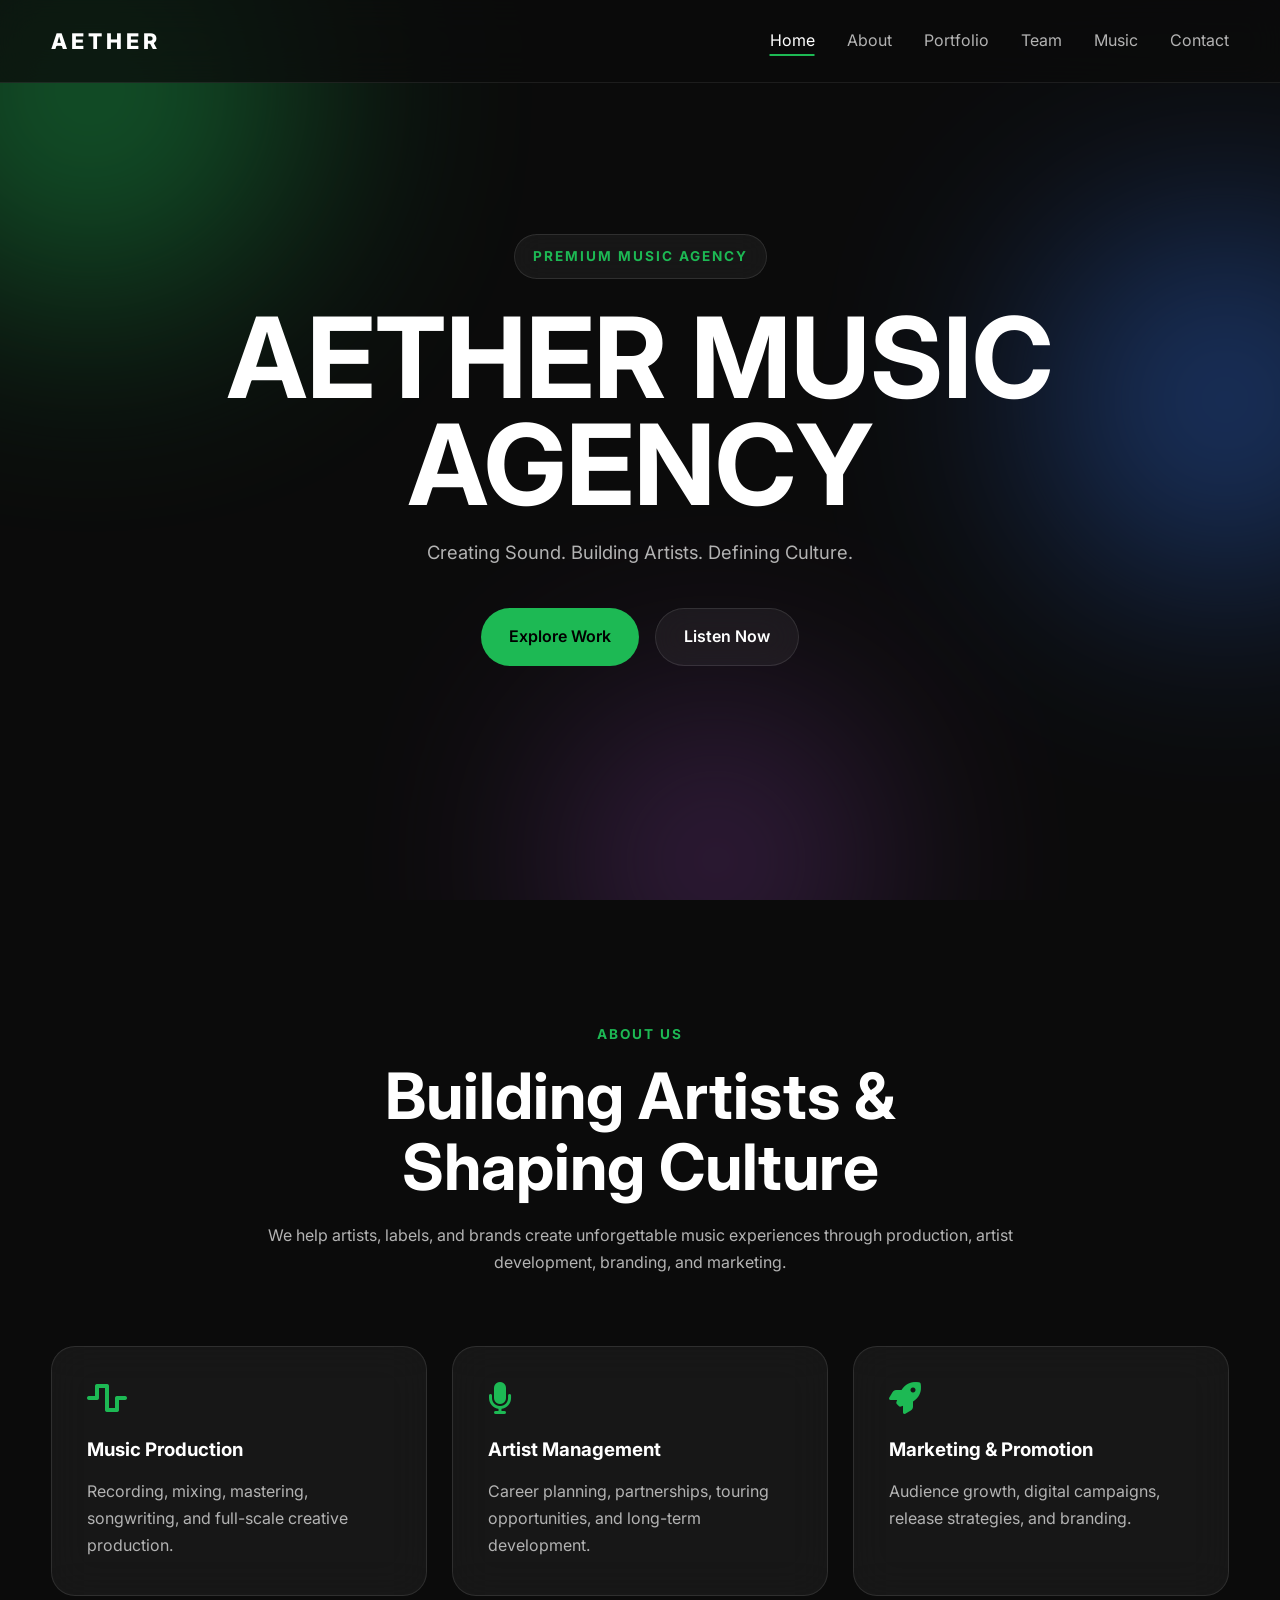
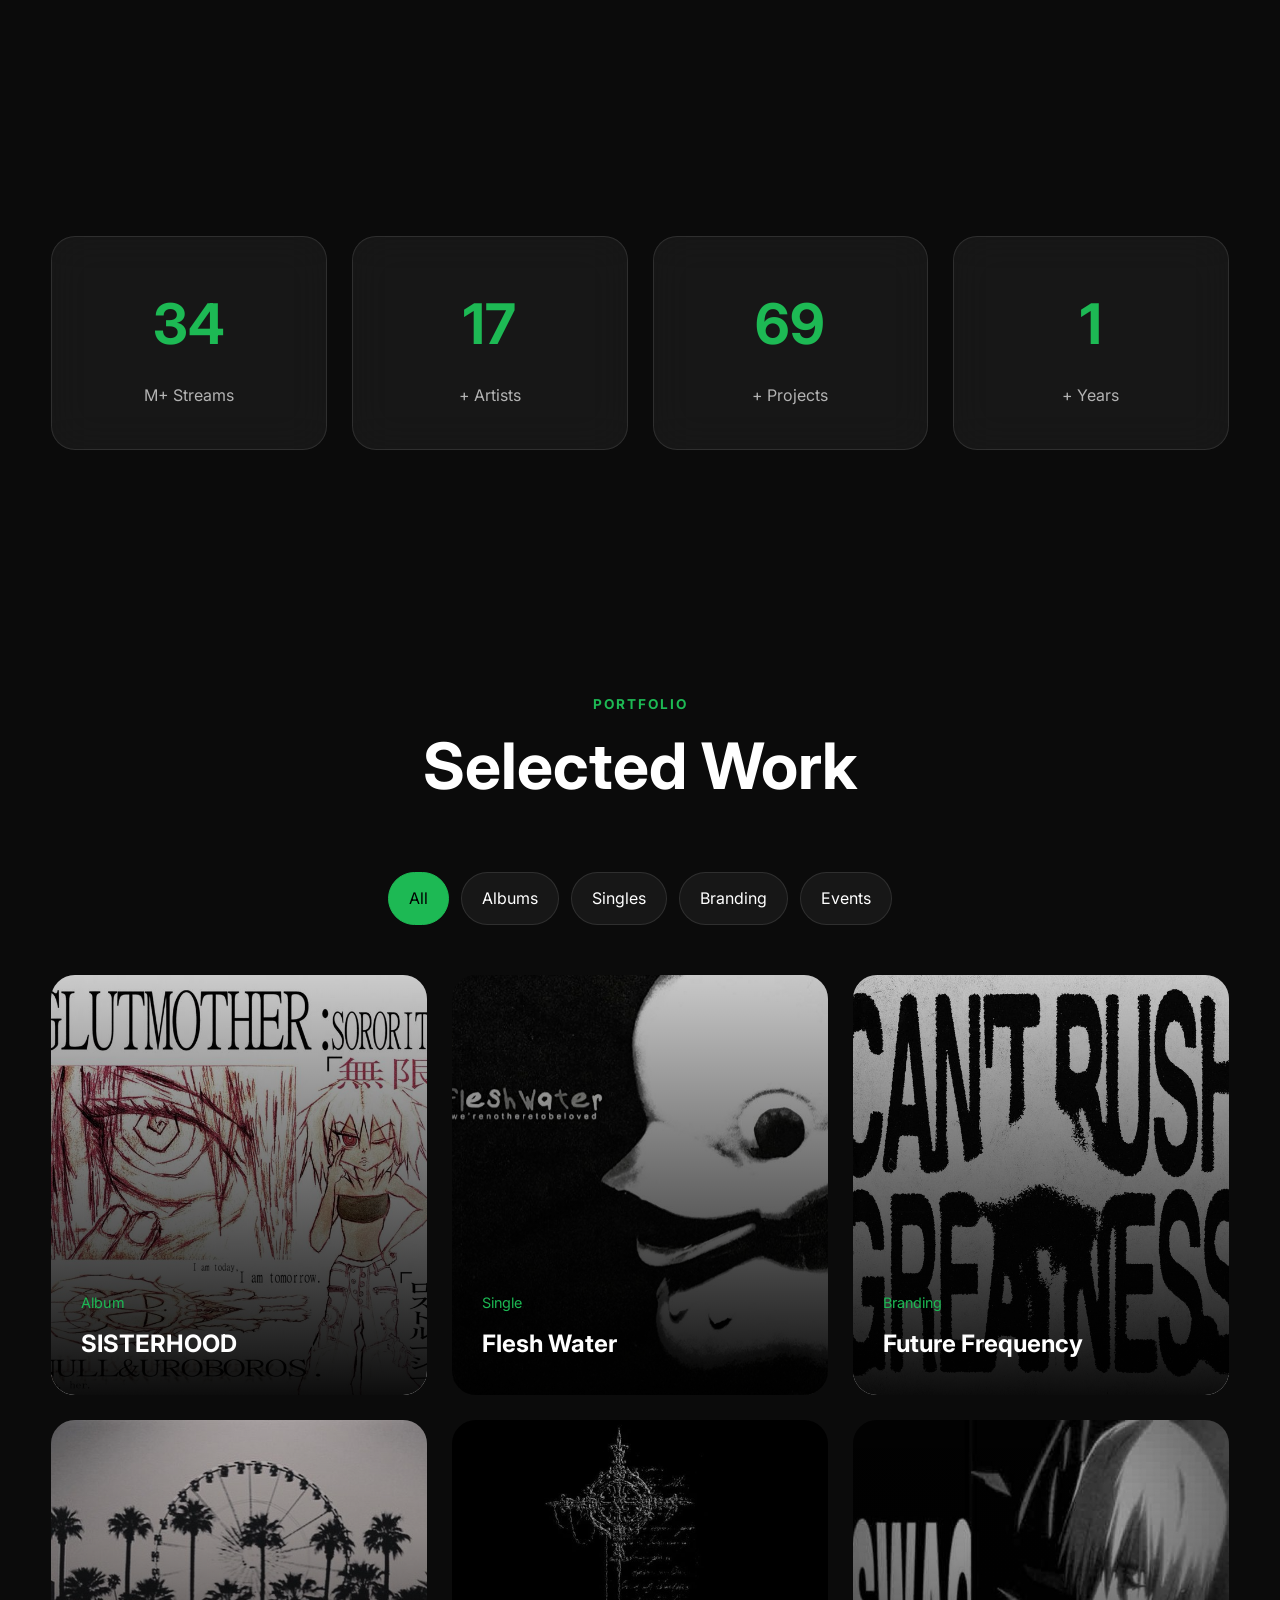
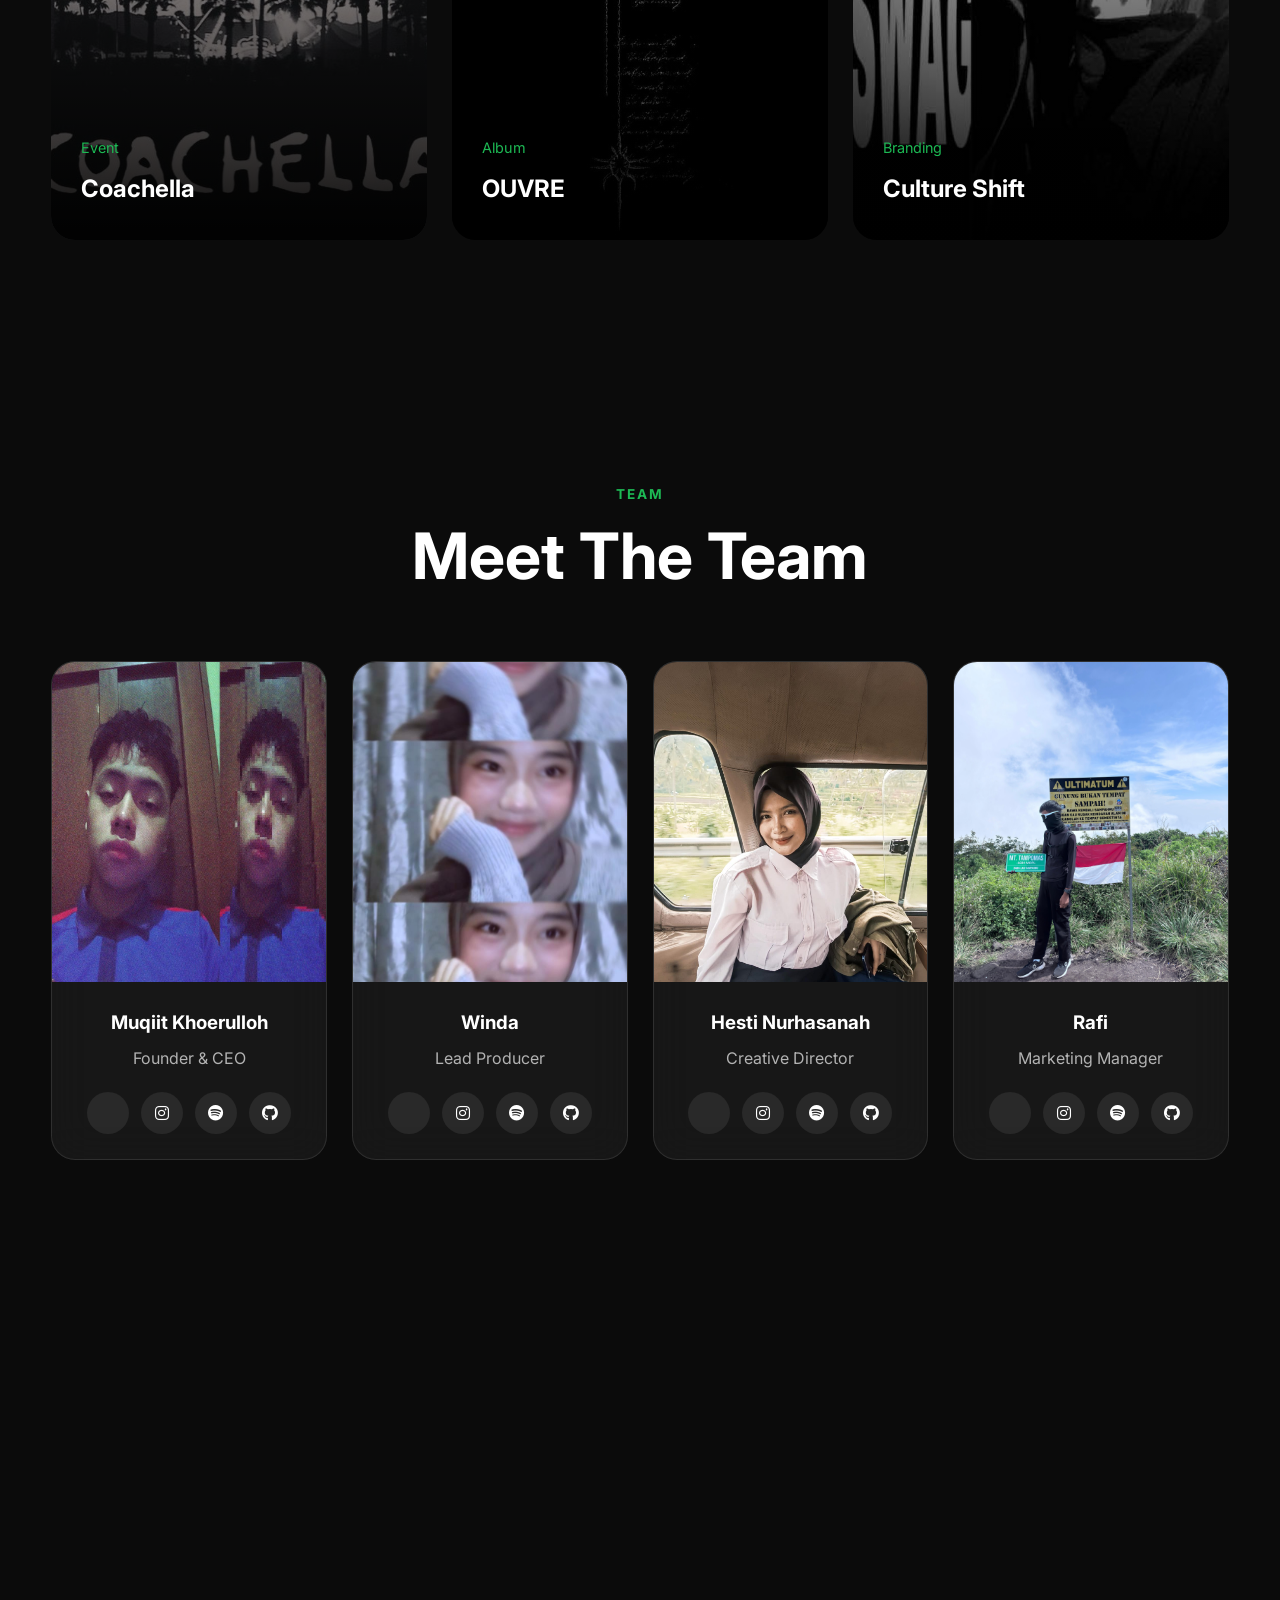
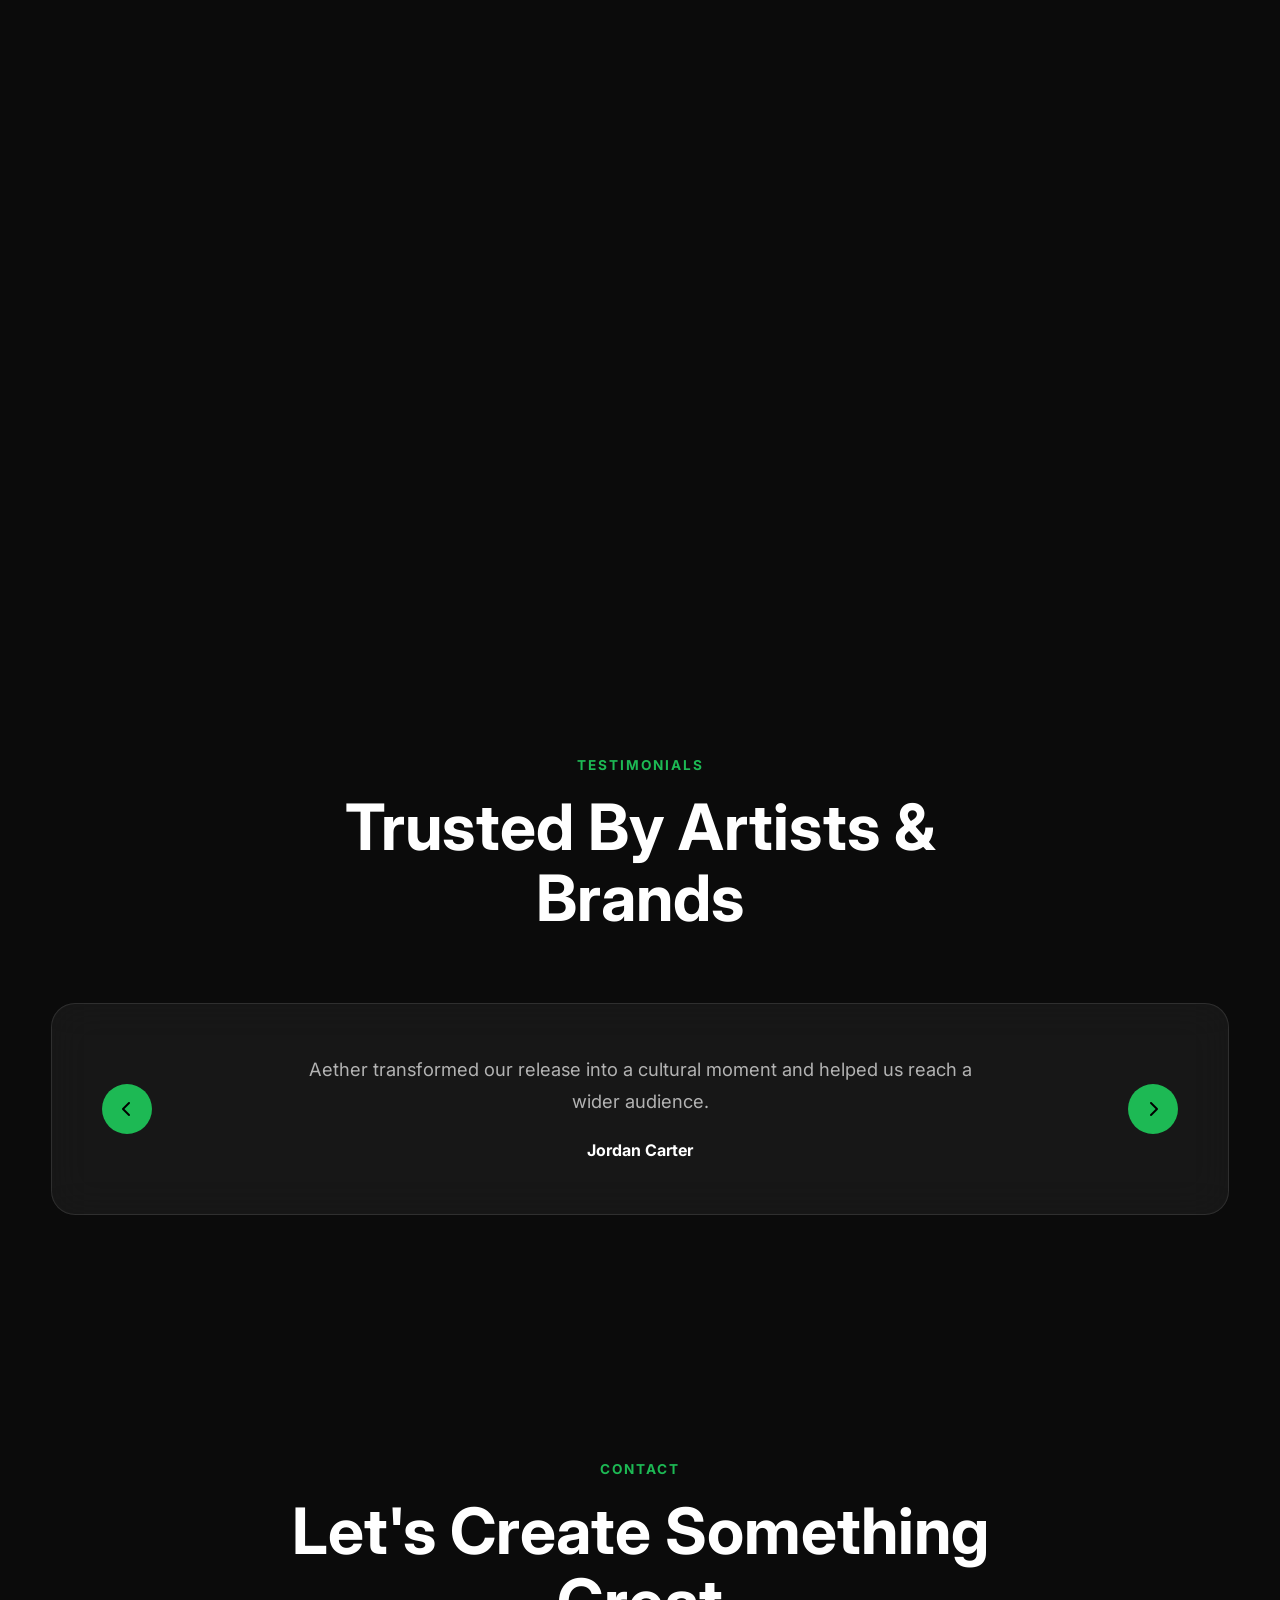
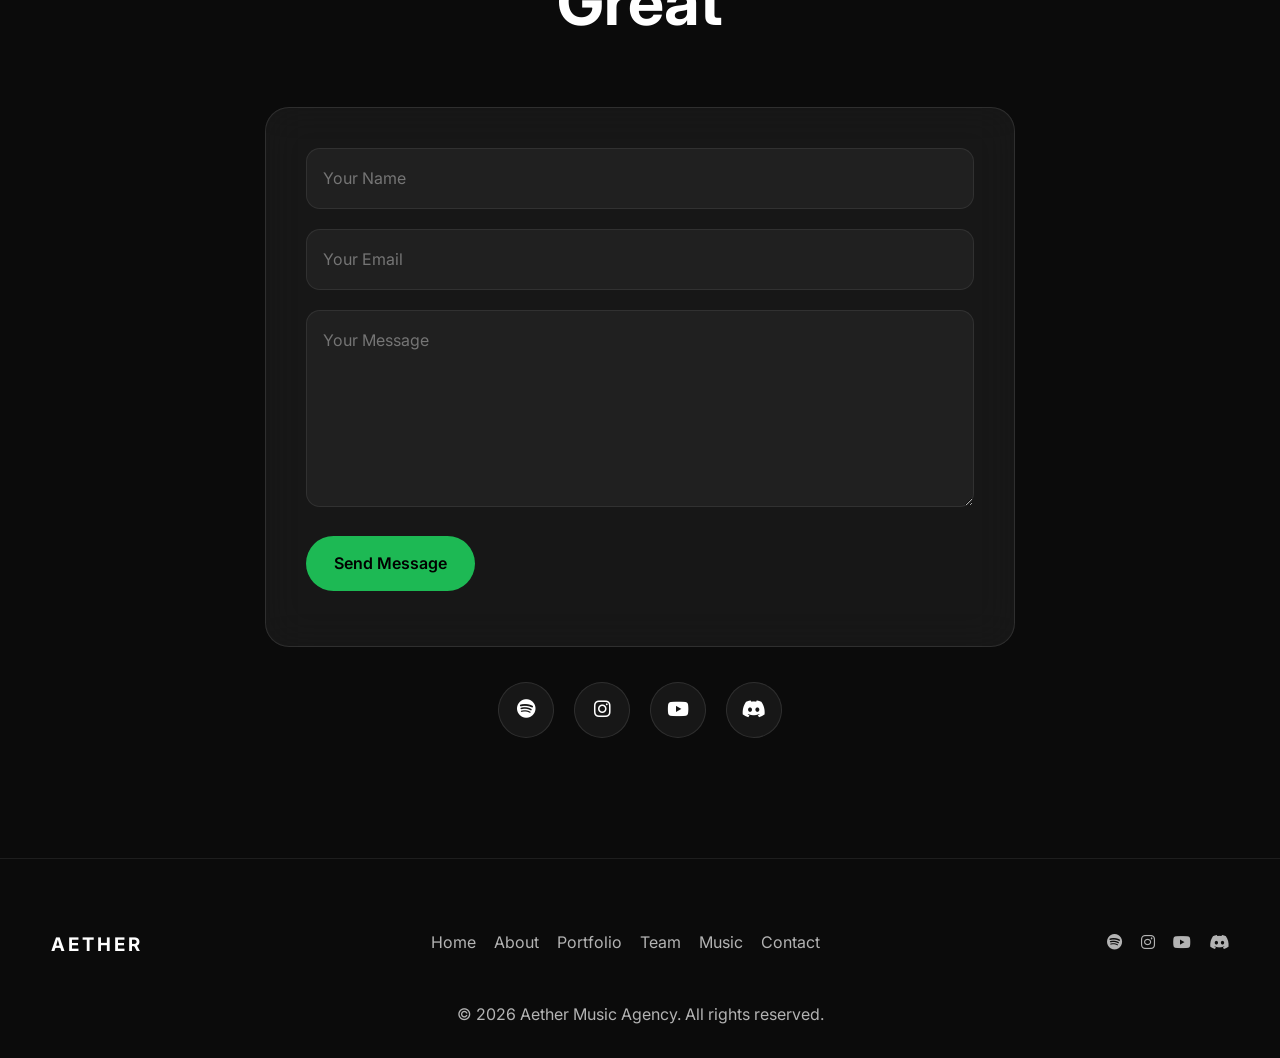
<file: index.html>
<!DOCTYPE html>
<html lang="en">
<head>
    <meta charset="UTF-8">
    <meta name="viewport" content="width=device-width, initial-scale=1.0">
    <title>Aether Music Agency</title>

    <meta
        name="description"
        content="Creating Sound. Building Artists. Defining Culture."
    >

    <link
        rel="preconnect"
        href="https://fonts.googleapis.com"
    >

    <link
        rel="preconnect"
        href="https://fonts.gstatic.com"
        crossorigin
    >

    <link
        href="https://fonts.googleapis.com/css2?family=Inter:wght@300;400;500;600;700;800&display=swap"
        rel="stylesheet"
    >

    <link
        rel="stylesheet"
        href="https://cdnjs.cloudflare.com/ajax/libs/font-awesome/6.7.2/css/all.min.css"
    >

    <link
        rel="stylesheet"
        href="style.css"
    >
</head>

<body>

<header class="header">

    <nav class="navbar container">

        <a href="#home" class="logo">
            AETHER
        </a>

        <ul class="nav-links">

            <li><a href="#home">Home</a></li>
            <li><a href="#about">About</a></li>
            <li><a href="#portfolio">Portfolio</a></li>
            <li><a href="#team">Team</a></li>
            <li><a href="#music">Music</a></li>
            <li><a href="#contact">Contact</a></li>

        </ul>

        <button
            class="menu-toggle"
            aria-label="Open Menu"
        >
            <span></span>
            <span></span>
            <span></span>
        </button>

    </nav>

</header>

<section id="home" class="hero">

    <div class="hero-bg">

        <div class="hero-orb orb-1"></div>
        <div class="hero-orb orb-2"></div>
        <div class="hero-orb orb-3"></div>

    </div>

    <div class="container hero-content reveal">

        <span class="hero-badge">
            PREMIUM MUSIC AGENCY
        </span>

        <h1>
            AETHER MUSIC AGENCY
        </h1>

        <p>
            Creating Sound. Building Artists.
            Defining Culture.
        </p>

        <div class="hero-buttons">

            <a
                href="#portfolio"
                class="btn btn-primary"
            >
                Explore Work
            </a>

            <a
                href="#music"
                class="btn btn-secondary"
            >
                Listen Now
            </a>

        </div>

    </div>

</section>

<section id="about" class="section">

    <div class="container">

        <div class="section-heading reveal">

            <span>ABOUT US</span>

            <h2>
                Building Artists & Shaping Culture
            </h2>

            <p>
                We help artists, labels, and brands
                create unforgettable music experiences
                through production, artist development,
                branding, and marketing.
            </p>

        </div>

        <div class="services-grid">

            <article class="service-card reveal">

                <i class="fa-solid fa-wave-square"></i>

                <h3>Music Production</h3>

                <p>
                    Recording, mixing, mastering,
                    songwriting, and full-scale
                    creative production.
                </p>

            </article>

            <article class="service-card reveal">

                <i class="fa-solid fa-microphone"></i>

                <h3>Artist Management</h3>

                <p>
                    Career planning, partnerships,
                    touring opportunities, and
                    long-term development.
                </p>

            </article>

            <article class="service-card reveal">

                <i class="fa-solid fa-rocket"></i>

                <h3>Marketing & Promotion</h3>

                <p>
                    Audience growth, digital campaigns,
                    release strategies, and branding.
                </p>

            </article>

        </div>

    </div>

</section>

<section class="section stats">

    <div class="container">

        <div class="stats-grid">

            <div class="stat-card reveal">

                <h3
                    class="counter"
                    data-target="100"
                >
                    0
                </h3>

                <p>M+ Streams</p>

            </div>

            <div class="stat-card reveal">

                <h3
                    class="counter"
                    data-target="50"
                >
                    0
                </h3>

                <p>+ Artists</p>

            </div>

            <div class="stat-card reveal">

                <h3
                    class="counter"
                    data-target="200"
                >
                    0
                </h3>

                <p>+ Projects</p>

            </div>

            <div class="stat-card reveal">

                <h3
                    class="counter"
                    data-target="5"
                >
                    0
                </h3>

                <p>+ Years</p>

            </div>

        </div>

    </div>

</section>

<section id="portfolio" class="section">

    <div class="container">

        <div class="section-heading reveal">

            <span>PORTFOLIO</span>

            <h2>
                Selected Work
            </h2>

        </div>

        <div class="portfolio-filters reveal">

            <button
                class="filter-btn active"
                data-filter="all"
            >
                All
            </button>

            <button
                class="filter-btn"
                data-filter="albums"
            >
                Albums
            </button>

            <button
                class="filter-btn"
                data-filter="singles"
            >
                Singles
            </button>

            <button
                class="filter-btn"
                data-filter="branding"
            >
                Branding
            </button>

            <button
                class="filter-btn"
                data-filter="events"
            >
                Events
            </button>

        </div>

        <div class="portfolio-grid">

            <article
                class="portfolio-item reveal"
                data-category="albums"
            >

                <img
                    src="main/images/SISTERHOOD.jpg"
                    alt="Neon Dreams"
                    class="portfolio-image"
                >

                <div class="portfolio-overlay">

                    <span>Album</span>

                    <h3>
                        SISTERHOOD
                    </h3>

                </div>

            </article>

            <article
                class="portfolio-item reveal"
                data-category="singles"
            >

                <img
                    src="main/images/fleshwater.jpg"
                    alt="Midnight Echo"
                    class="portfolio-image"
                >

                <div class="portfolio-overlay">

                    <span>Single</span>

                    <h3>
                        Flesh Water
                    </h3>

                </div>

            </article>

            <article
                class="portfolio-item reveal"
                data-category="branding"
            >

                <img
                    src="main/images/swag.jpg"
                    alt="Future Frequency"
                    class="portfolio-image"
                >

                <div class="portfolio-overlay">

                    <span>Branding</span>

                    <h3>
                        Future Frequency
                    </h3>

                </div>

            </article>

            <article
                class="portfolio-item reveal"
                data-category="events"
            >

                <img
                    src="main/images/coachella.jpg"
                    alt="Urban Pulse"
                    class="portfolio-image"
                >

                <div class="portfolio-overlay">

                    <span>Event</span>

                    <h3>
                        Coachella
                    </h3>

                </div>

            </article>

            <article
                class="portfolio-item reveal"
                data-category="albums"
            >

                <img
                    src="main/images/ouvre.jpg"
                    alt="Electric Horizon"
                    class="portfolio-image"
                >

                <div class="portfolio-overlay">

                    <span>Album</span>

                    <h3>
                        OUVRE
                    </h3>

                </div>

            </article>

            <article
                class="portfolio-item reveal"
                data-category="branding"
            >

                <img
                    src="main/images/dante.jpg"
                    alt="Culture Shift"
                    class="portfolio-image"
                >

                <div class="portfolio-overlay">

                    <span>Branding</span>

                    <h3>
                        Culture Shift
                    </h3>

                </div>

            </article>

        </div>

    </div>

</section>

<section id="team" class="section">

    <div class="container">

        <div class="section-heading reveal">

            <span>TEAM</span>

            <h2>
                Meet The Team
            </h2>

        </div>

        <div
            id="teamContainer"
            class="team-grid"
        ></div>

    </div>

</section>

<section id="music" class="section">

    <div class="container">

        <div class="music-player reveal">

            <div class="music-content">

                <span>FEATURED PLAYLIST</span>

                <h2>
                    The Aether Collection
                </h2>

                <p>
                    A curated collection of tracks,
                    inspirations, and sounds shaping
                    the Aether identity.
                </p>

            </div>

            <div id="spotifyContainer"></div>

        </div>

    </div>

</section>

<section class="section testimonials">

    <div class="container">

        <div class="section-heading reveal">

            <span>TESTIMONIALS</span>

            <h2>
                Trusted By Artists & Brands
            </h2>

        </div>

        <div class="testimonial-slider reveal">

            <button class="testimonial-btn prev">
                <i class="fa-solid fa-chevron-left"></i>
            </button>

            <div class="testimonial-track">

                <div class="testimonial active">

                    <p>
                        Aether transformed our release
                        into a cultural moment and
                        helped us reach a wider audience.
                    </p>

                    <h4>
                        Jordan Carter
                    </h4>

                </div>

                <div class="testimonial">

                    <p>
                        Their creative direction and
                        marketing strategy exceeded
                        every expectation.
                    </p>

                    <h4>
                        Lucy Bedroque
                    </h4>

                </div>

                <div class="testimonial">

                    <p>
                        One of the most professional
                        music agencies we've ever
                        collaborated with.
                    </p>

                    <h4>
                        Thom Yorke
                    </h4>

                </div>

            </div>

            <button class="testimonial-btn next">
                <i class="fa-solid fa-chevron-right"></i>
            </button>

        </div>

    </div>

</section>

<section id="contact" class="section">

    <div class="container">

        <div class="section-heading reveal">

            <span>CONTACT</span>

            <h2>
                Let's Create Something Great
            </h2>

        </div>

        <form
            id="contactForm"
            class="contact-form reveal"
        >

            <input
                type="text"
                id="name"
                placeholder="Your Name"
            >

            <input
                type="email"
                id="email"
                placeholder="Your Email"
            >

            <textarea
                id="message"
                rows="6"
                placeholder="Your Message"
            ></textarea>

            <button
                type="submit"
                class="btn btn-primary"
            >
                Send Message
            </button>

            <p id="formMessage"></p>

        </form>

        <div class="social-links reveal">

            <a href="#">
                <i class="fa-brands fa-spotify"></i>
            </a>

            <a href="#">
                <i class="fa-brands fa-instagram"></i>
            </a>

            <a href="#">
                <i class="fa-brands fa-youtube"></i>
            </a>

            <a href="#">
                <i class="fa-brands fa-discord"></i>
            </a>

        </div>

    </div>

</section>

<footer class="footer">

    <div class="container footer-content">

        <div class="footer-brand">

            <h3>
                AETHER
            </h3>

        </div>

        <div class="footer-links">

            <a href="#home">Home</a>
            <a href="#about">About</a>
            <a href="#portfolio">Portfolio</a>
            <a href="#team">Team</a>
            <a href="#music">Music</a>
            <a href="#contact">Contact</a>

        </div>

        <div class="footer-socials">

            <a href="#">
                <i class="fa-brands fa-spotify"></i>
            </a>

            <a href="#">
                <i class="fa-brands fa-instagram"></i>
            </a>

            <a href="#">
                <i class="fa-brands fa-youtube"></i>
            </a>

            <a href="#">
                <i class="fa-brands fa-discord"></i>
            </a>

        </div>

    </div>

    <p class="copyright">
        © 2026 Aether Music Agency.
        All rights reserved.
    </p>

</footer>

<script src="script.js"></script>

</body>
</html>
</file>
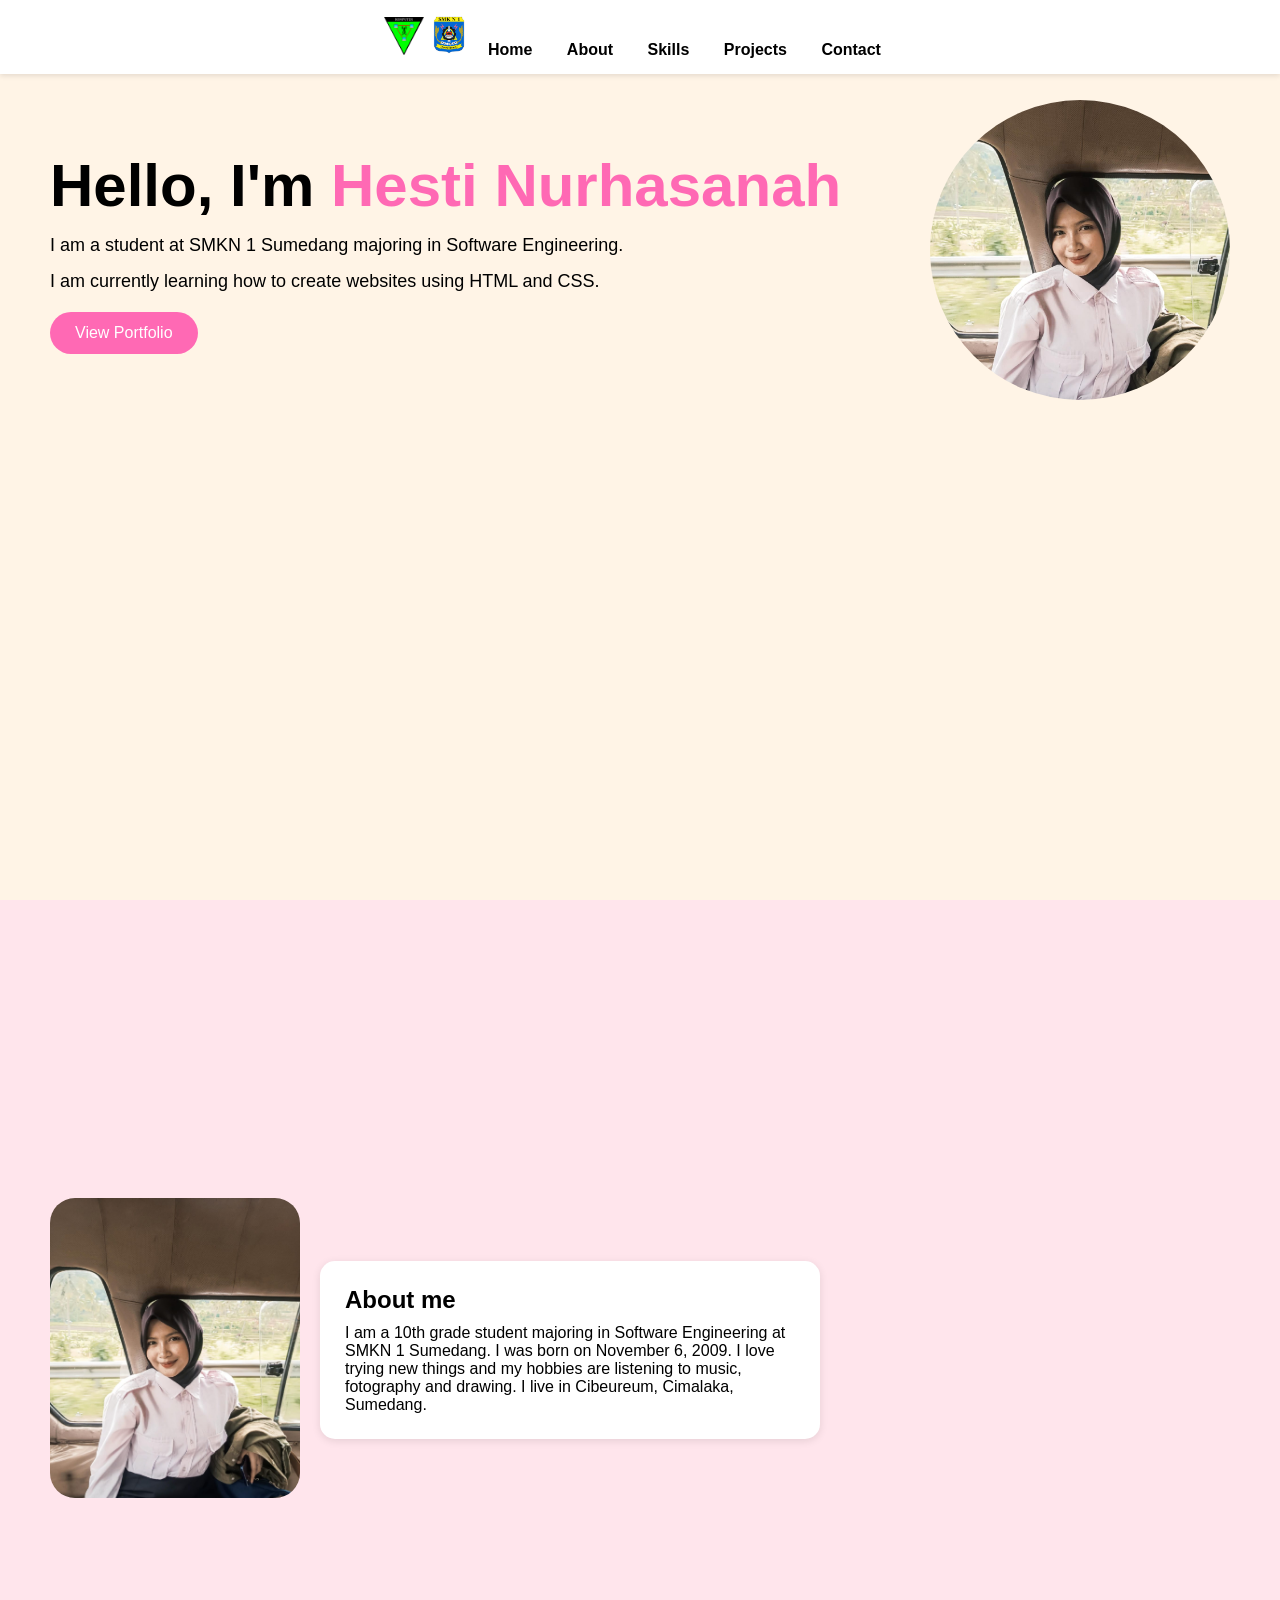
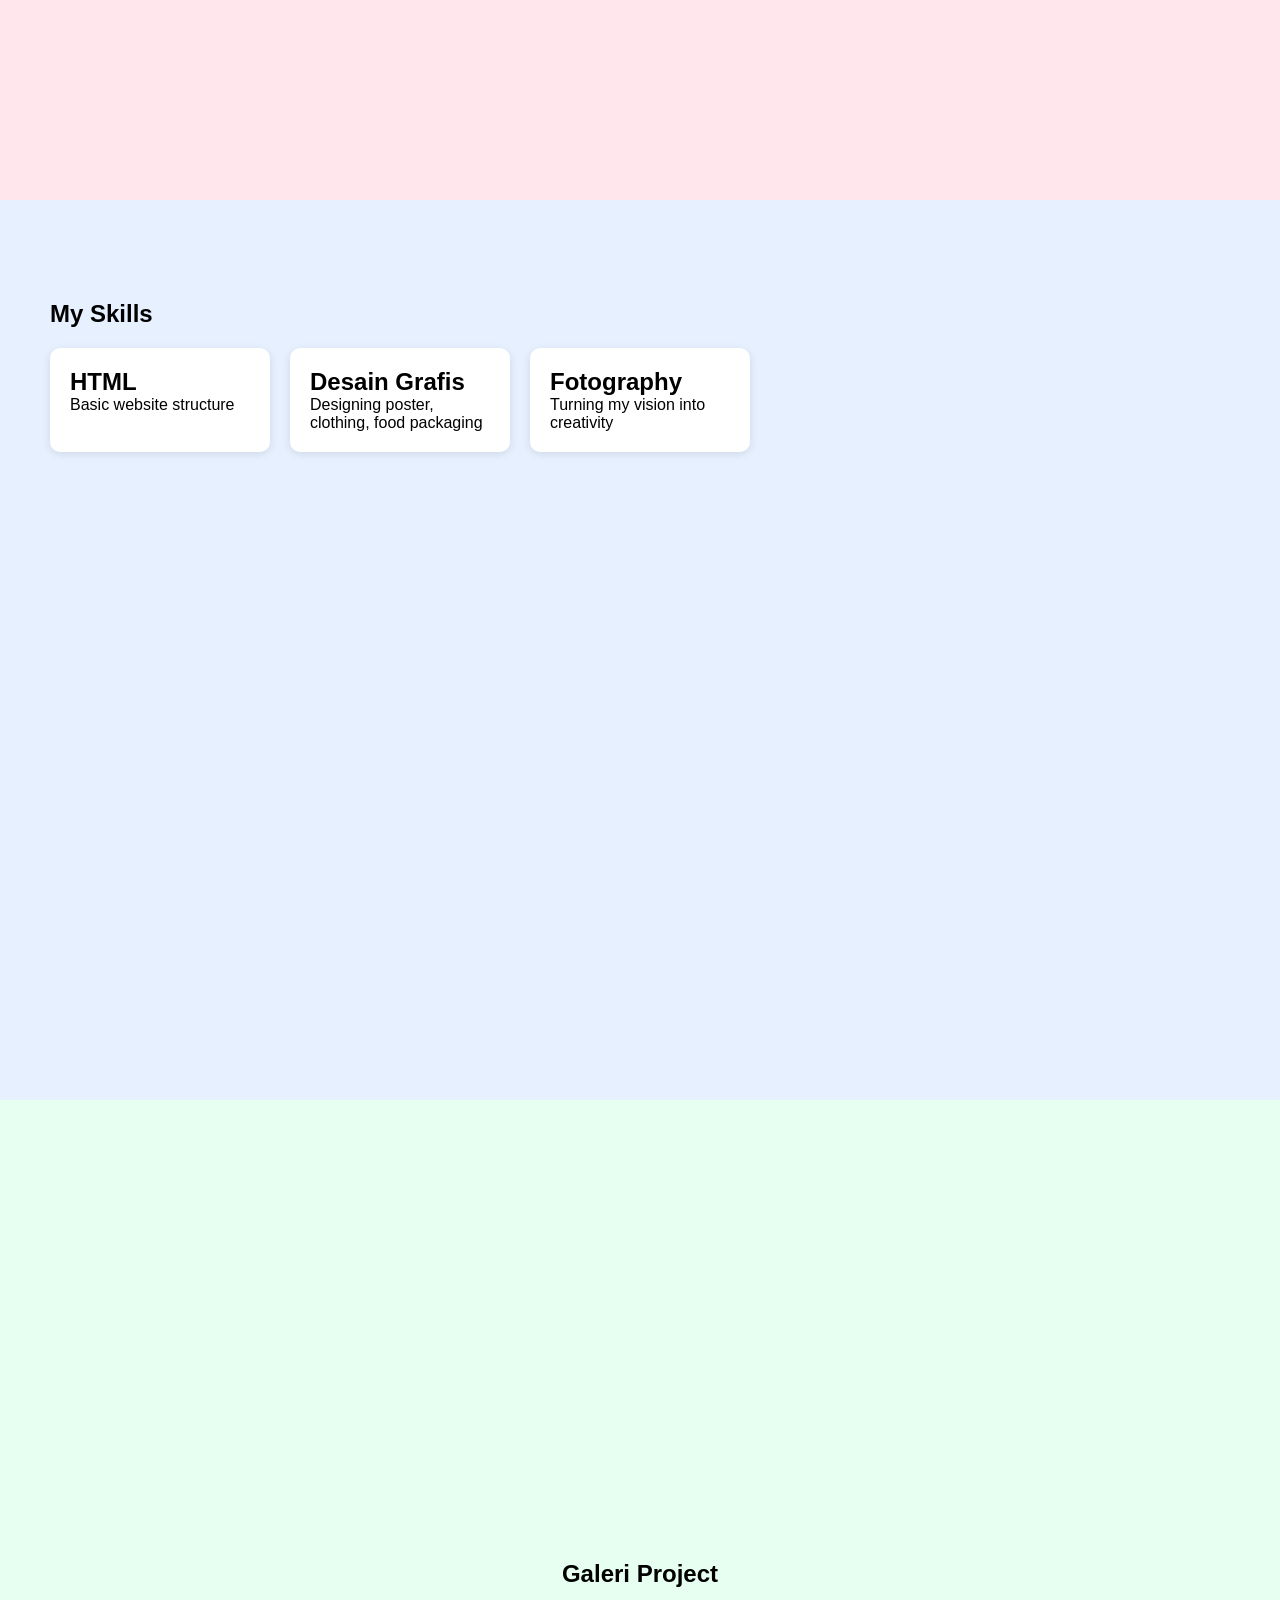
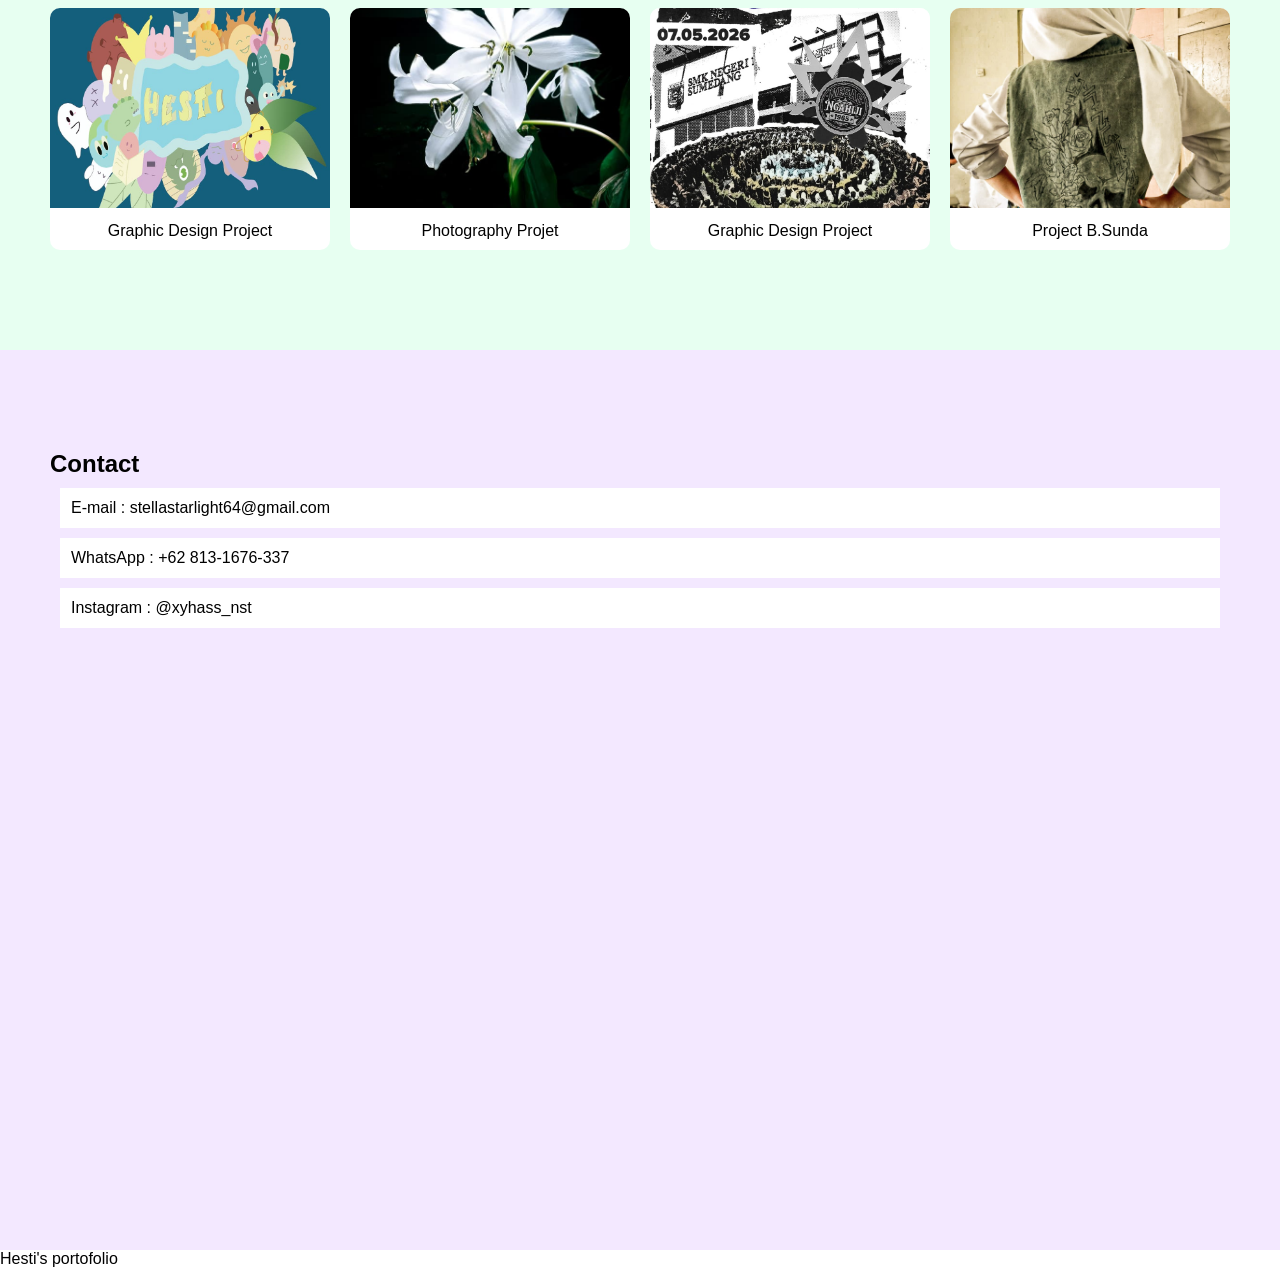
<file: main/hesti/index.html>
<!DOCTYPE html>
<html lang="id">
<head>
    <meta charset="UTF-8">
    <meta name="viewport" content="width=device-width, initial-scale=1.0">
    <title>Hesti's Portofolio</title>

    <link rel="stylesheet" href="style.css">
</head>
<body>
    <div class="navbar">
        <img src="logo rpl.jpeg" class="logo">
         <img src="LOGO_SMKN_1_SUMEDANG_AM.png" class="logo">
        <a href="#beranda">Home</a>
        <a href="#about">About</a>
        <a href="#skill">Skills</a>
        <a href="#projec">Projects</a>
        <a href="#kontak">Contact</a>
    </div>
    <section id="beranda">
        <div class="beranda">
            <div class="text">
                <h3 id=nama" style="color: hotpink; font-weight: bold;"></h3> 
                <h1>
                    Hello, I'm
                    <span>Hesti Nurhasanah</span>
                </h1>
                <p>
                  I am a student at 
                  SMKN 1 Sumedang majoring in Software Engineering.
                  </p>
                  <p>
                  I am currently learning how to create websites 
                  using HTML and CSS.
               </p>
                <a href="#galeri" class="btn" id="btn-portfolio">
                     View Portfolio
                </a>
            </div>
         <div class="foto">
                <img src="hesti2.jpeg" alt="foto">
            </div>
        </div>
    </section>
    <section id="about">
        <div class="about-foto">
        <img src="hesti1.jpeg" width="200">
        </div>
        <div class="about-text">
            <h1>About me</h1>
            <p>
                I am a 10th grade student 
    majoring in Software Engineering at SMKN 1 Sumedang. 
    I was born on November 6, 2009. I love trying new things and my hobbies are 
    listening to music, fotography and drawing. I live in 
    Cibeureum, Cimalaka, Sumedang.
            </p>
        </div>
    </section>
    <!-- SKILL -->
    <section id="skill">
    <div>
        <h1>My Skills</h1>

        <div class="skills-box">

            <div class="box">
                <h2>HTML</h2>
                <p>Basic website structure</p>
            </div>

            <div class="box">
                <h2>Desain Grafis</h2>
                <p>Designing poster, clothing, food packaging</p>
            </div>

            <div class="box">
                <h2>Fotography</h2>
                <p>Turning my vision into creativity</p>
            </div>

        </div>
    </div>
</section>
            </div>
        </div>
    </section> 
    <section id="galeri">
    </section>
    <section id="galeri">
        <h1>Galeri Project</h1>
        <div class="galeri">
        <div class="item">
                <img src="dg nama.jpg">
                <p>Graphic Design Project</p>
            </div>
            <div class="item">
                <img src="fotobungan.jpg">
                <p>Photography Projet</p>
            </div>
            <div class="item">
                <img src="keren.jpg">
                <p>Graphic Design Project</p>
        </div>
        <div class="item">
                <img src="syunda.jpg">
                <p>Project B.Sunda</p>
        </div>
     </div>
    </section>
    <section id="kontak">
        <h1>Contact</h1>
        <div class="card">
    <a href="#">E-mail : stellastarlight64@gmail.com</a>
    <a href="wa.me/+62813-1676-337">WhatsApp : +62 813-1676-337</a>
    <a href="https://Instagram.com/xyhass_nst">Instagram : @xyhass_nst</a>
</div>
    </section>
    <footer>
        <p>
    Hesti's portofolio
        </p>
    </footer>
    <script src="script.js"></script>
</body>
</html>
</file>
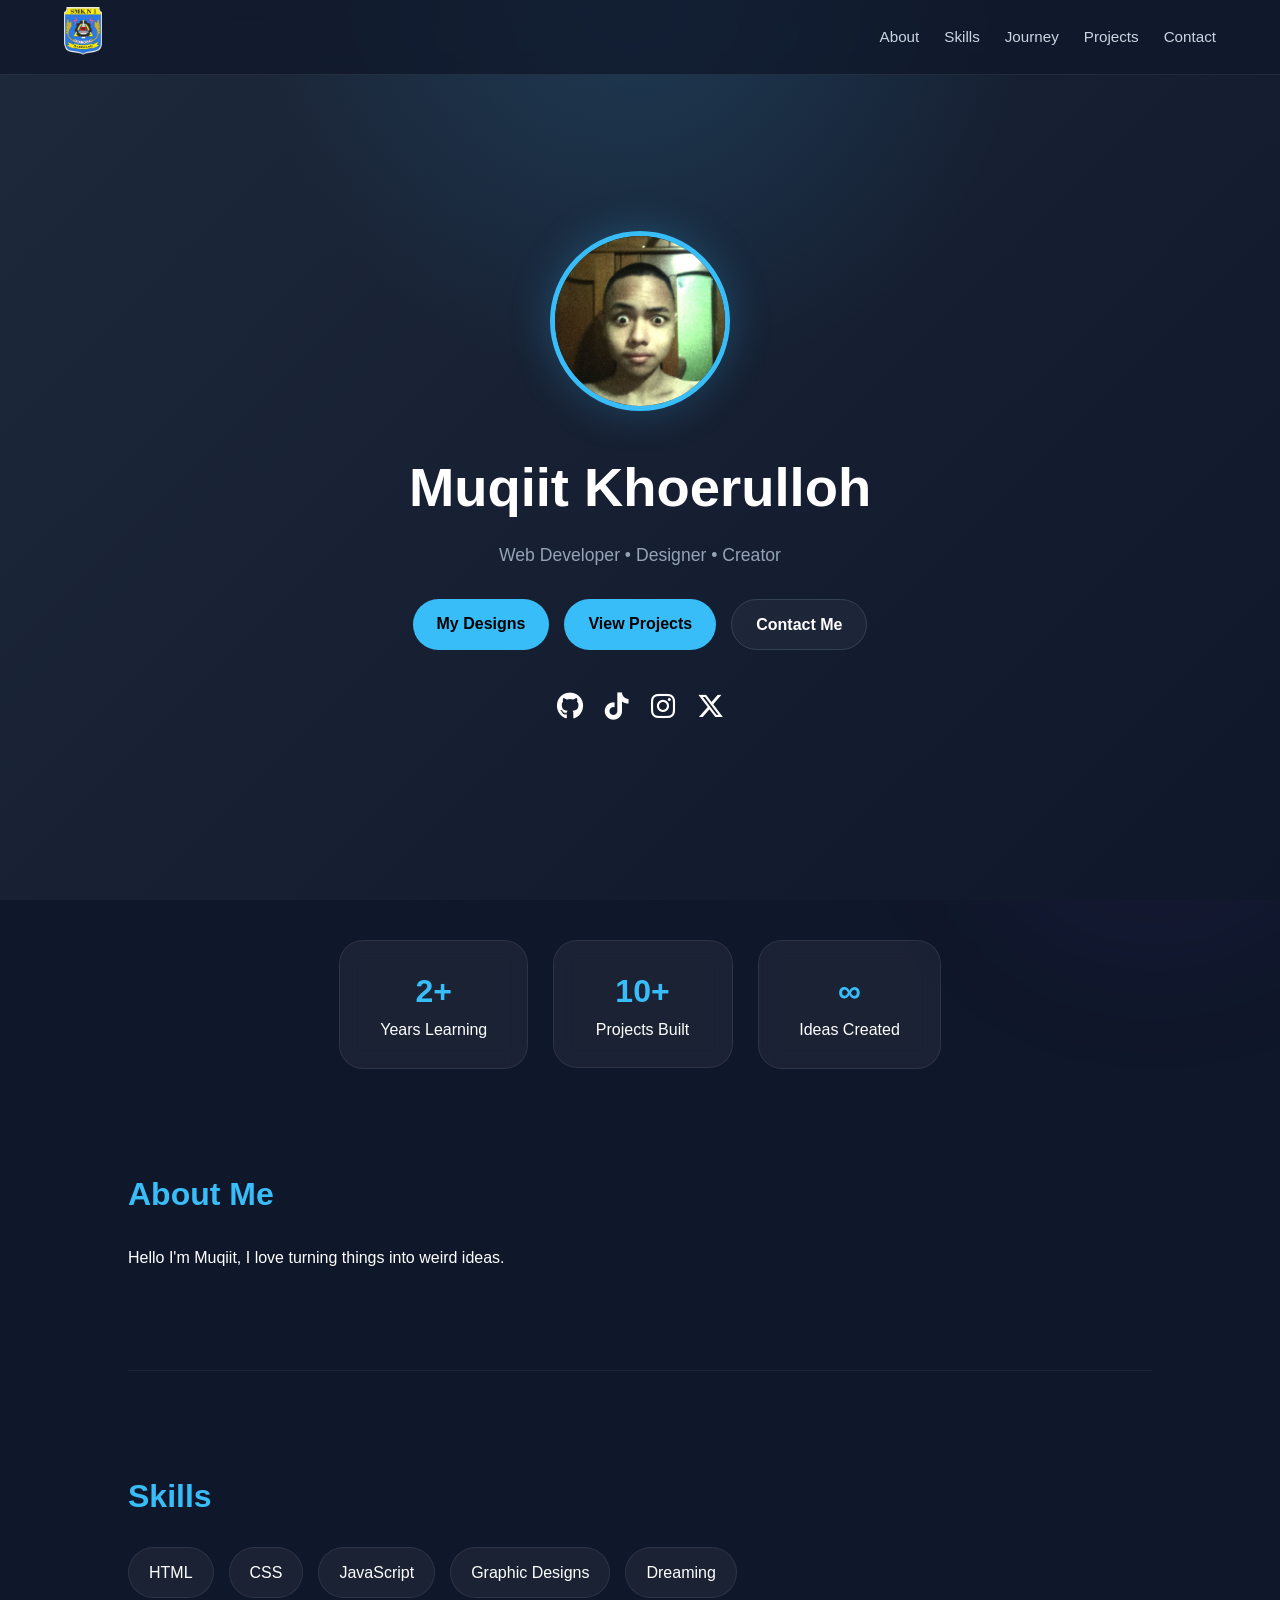
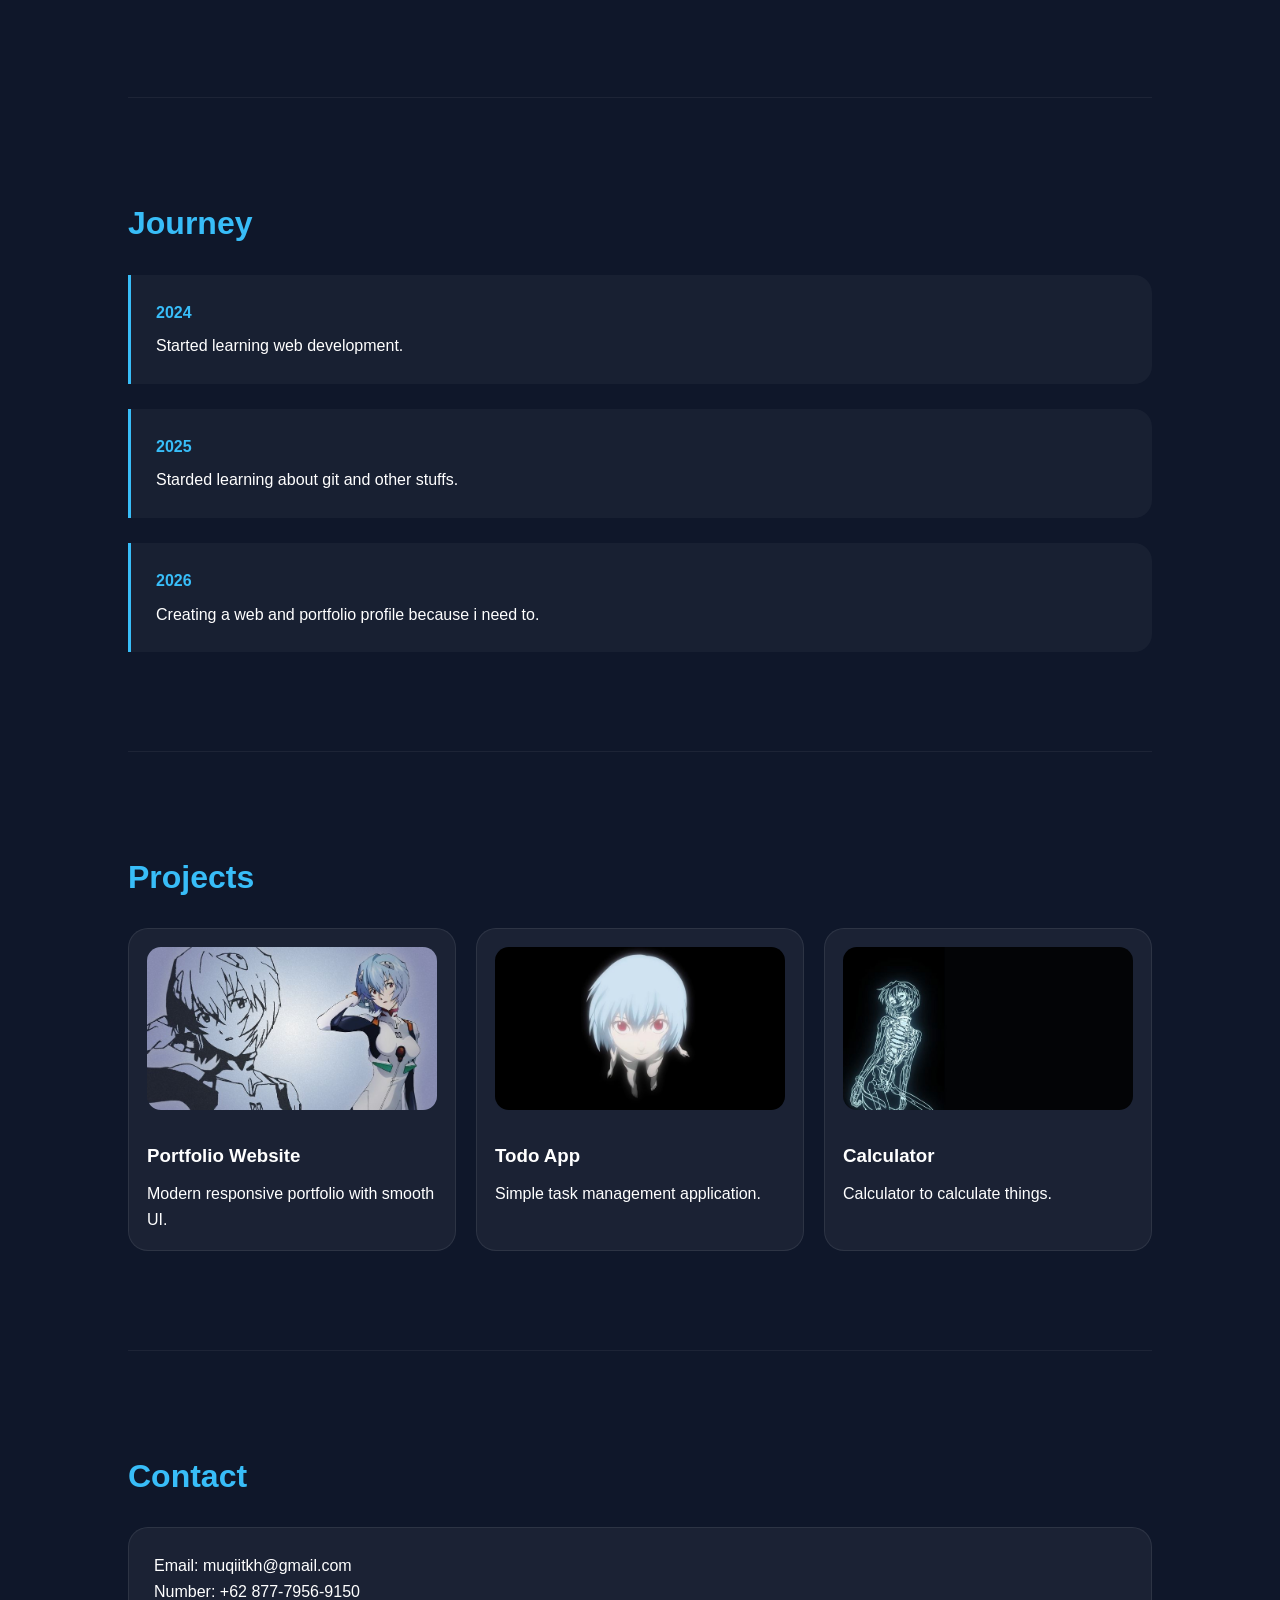
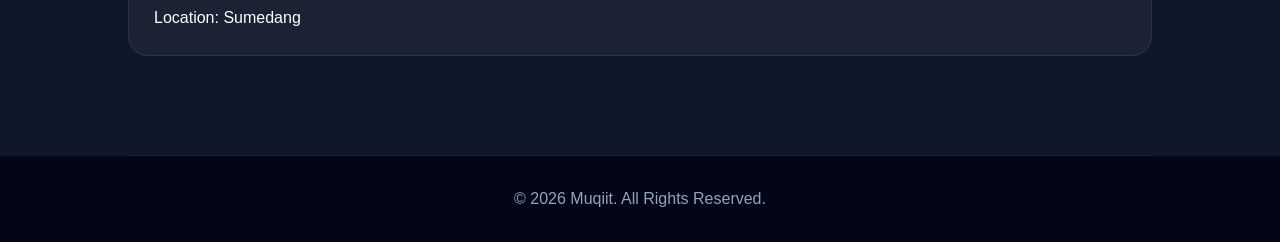
<file: main/muqiit/index.html>
<!DOCTYPE html>
<html lang="en">
<head>
  <meta charset="UTF-8" />
  <meta name="viewport" content="width=device-width, initial-scale=1.0"/>
  <title>Kai Portfolio</title>

  <link rel="stylesheet" href="style.css" />

  <link
    rel="stylesheet"
    href="https://cdnjs.cloudflare.com/ajax/libs/font-awesome/6.5.1/css/all.min.css"
  />
</head>
<body>

  <!-- BACKGROUND EFFECTS -->
  <div class="bg-glow"></div>

  <div class="blur blur-1"></div>
  <div class="blur blur-2"></div>

  <!-- NAVBAR -->
  <nav class="navbar">

    <div class="logo-container">
      <a href="https://instagram.com/smkn1sumedang.official" class="nav-logo">
        <img src="images/nesas.png" alt="logo" class="nav-logo"> </a>
    </div>

    <div class="nav-right">
      <a href="#about">About</a>
      <a href="#skills">Skills</a>
      <a href="#journey">Journey</a>
      <a href="#projects">Projects</a>
      <a href="#contact">Contact</a>
    </div>

  </nav>

  <!-- HERO -->
  <header class="hero">

    <div class="profile-container">

      <img src="images/profile.jpg" alt="Profile" class="profile-img" />

      <h1>Muqiit Khoerulloh</h1>

      <p class="tagline">
        Web Developer • Designer • Creator
      </p>

      <div class="hero-buttons">

        <a href="web-utama/webdesign.html" class="primary-btn">My Designs</a>

        <a href="#projects" class="primary-btn">
          View Projects
        </a>

        <a href="#contact" class="secondary-btn">
          Contact Me
        </a>

      </div>

      <!-- SOCIALS -->
      <div class="social-icons">

        <a href="https://github.com/KaifwYou" target="_blank">
          <i class="fab fa-github"></i>
        </a>

        <a href="https://tiktok.com/@kaidontfwyou" target="_blank">
          <i class="fab fa-tiktok"></i>
        </a>

        <a href="https://instagram.com/ka1fwyou" target="_blank">
          <i class="fab fa-instagram"></i>
        </a>

        <a href="https://twitter.com/Ka1fwYou" target="_blank">
          <i class="fab fa-x-twitter"></i>
        </a>

      </div>

    </div>

  </header>

  <!-- STATS -->
  <section class="stats">

    <div class="stat-box">
      <h3>2+</h3>
      <p>Years Learning</p>
    </div>

    <div class="stat-box">
      <h3>10+</h3>
      <p>Projects Built</p>
    </div>

    <div class="stat-box">
      <h3>∞</h3>
      <p>Ideas Created</p>
    </div>

  </section>

  <!-- ABOUT -->
  <section class="section hidden" id="about">

    <h2>About Me</h2>

    <p>
      Hello I'm Muqiit, I love turning things into weird ideas.
    </p>

  </section>

  <!-- SKILLS -->
  <section class="section hidden" id="skills">

    <h2>Skills</h2>

    <div class="skills">
      <span>HTML</span>
      <span>CSS</span>
      <span>JavaScript</span>
      <span>Graphic Designs</span>
      <span>Dreaming</span>
    </div>

  </section>

  <!-- JOURNEY -->
  <section class="section hidden" id="journey">

    <h2>Journey</h2>

    <div class="timeline">

      <div class="timeline-item">
        <span>2024</span>
        <p>Started learning web development.</p>
      </div>

      <div class="timeline-item">
        <span>2025</span>
        <p>Starded learning about git and other stuffs.</p>
      </div>

      <div class="timeline-item">
        <span>2026</span>
        <p>Creating a web and portfolio profile because i need to.</p>
      </div>

    </div>

  </section>

  <!-- PROJECTS -->
  <section class="section hidden" id="projects">

    <h2>Projects</h2>

    <div class="projects">

      <!-- CARD -->
      <div class="card hidden">

        <img src="images/project1.jpg" alt="Project">

        <div class="card-content">
          <h3>Portfolio Website</h3>
          <p>Modern responsive portfolio with smooth UI.</p>
        </div>

      </div>

      <!-- CARD -->
      <div class="card hidden">

        <img src="images/project2.jpg" alt="Project">

        <div class="card-content">
          <h3>Todo App</h3>
          <p>Simple task management application.</p>
        </div>

      </div>

      <!-- CARD -->
      <div class="card hidden">

        <img src="images/project3.jpg" alt="Project">

        <div class="card-content">
          <h3>Calculator</h3>
          <p>Calculator to calculate things.</p>
        </div>

      </div>

    </div>

  </section>

  <!-- CONTACT -->
  <section class="section hidden" id="contact">

    <h2>Contact</h2>

    <div class="contact-box">
      <p>Email: muqiitkh@gmail.com</p>
      <p>Number: +62 877-7956-9150</p>
      <p>Location: Sumedang</p>
    </div>

  </section>

  <!-- FOOTER -->
  <footer>
    <p>© 2026 Muqiit. All Rights Reserved.</p>
  </footer>

  <!-- JS -->
  <script src="script.js"></script>

</body>
</html>
</file>
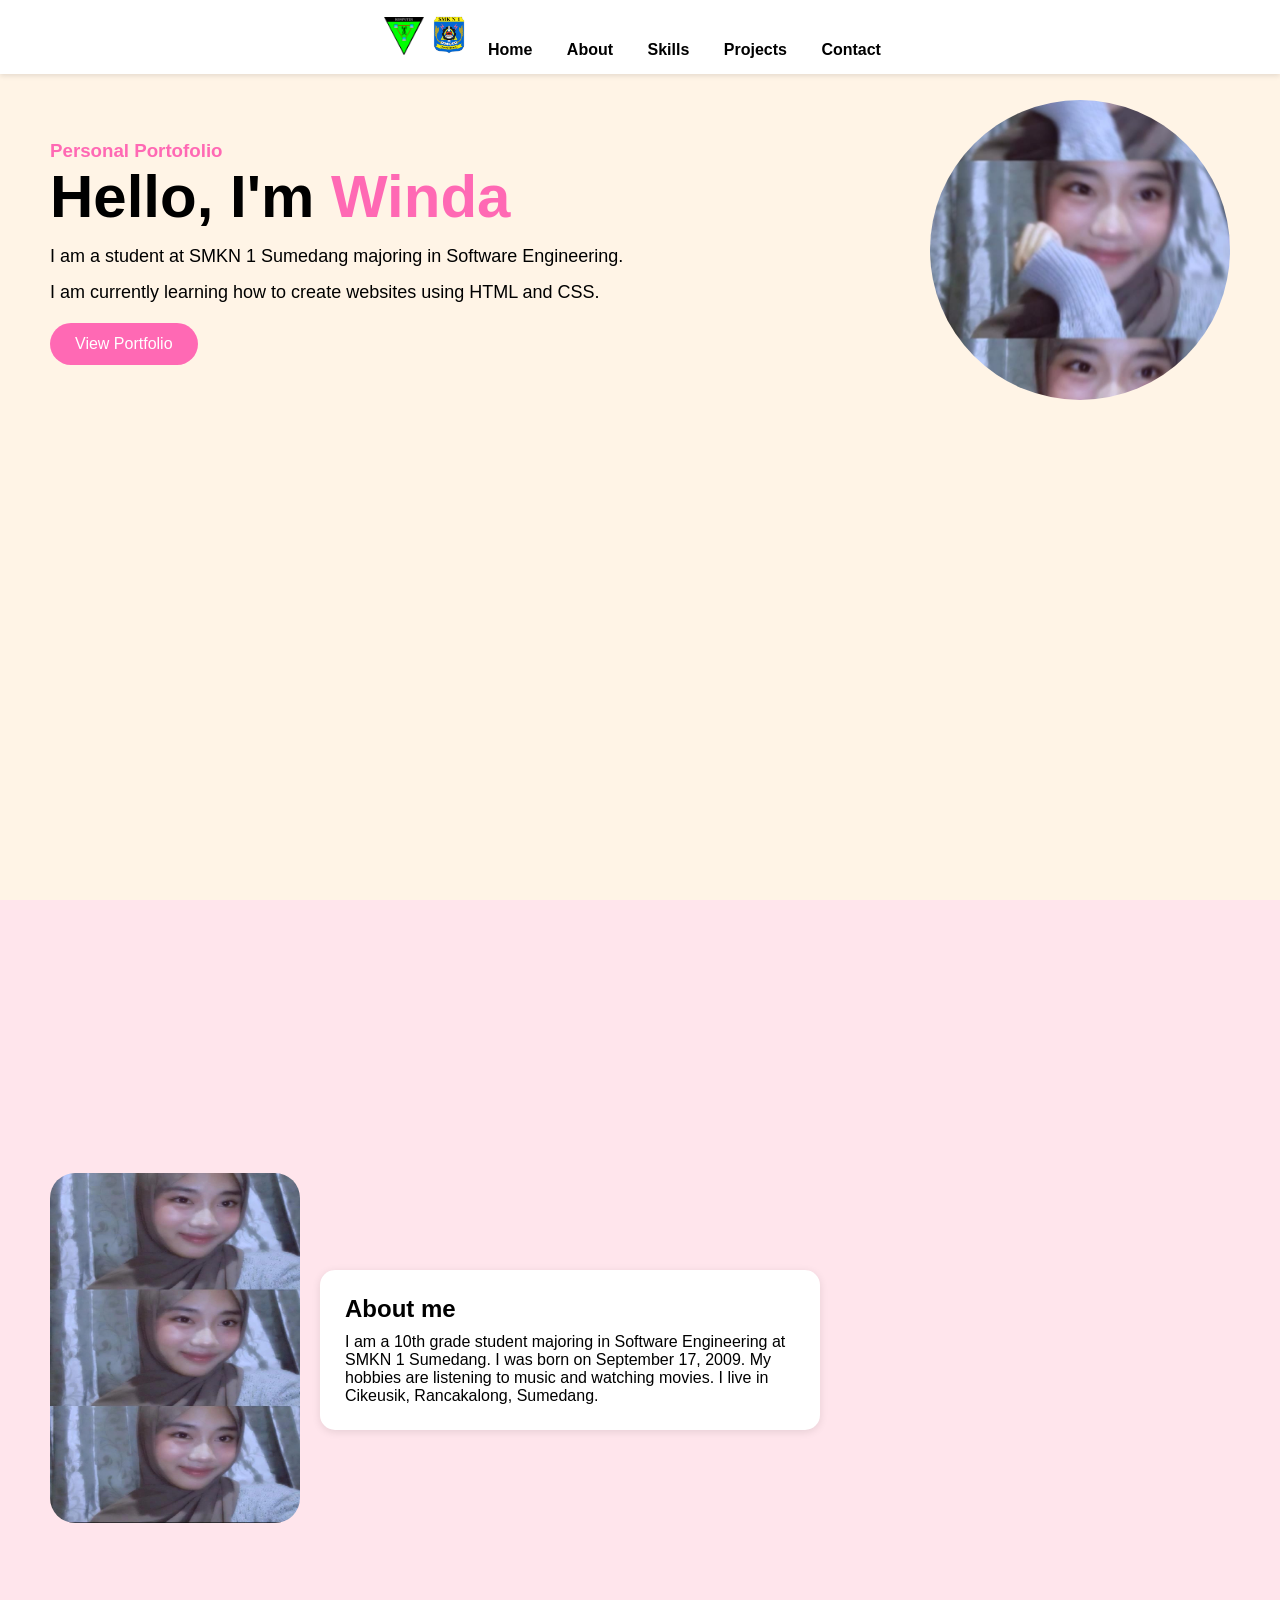
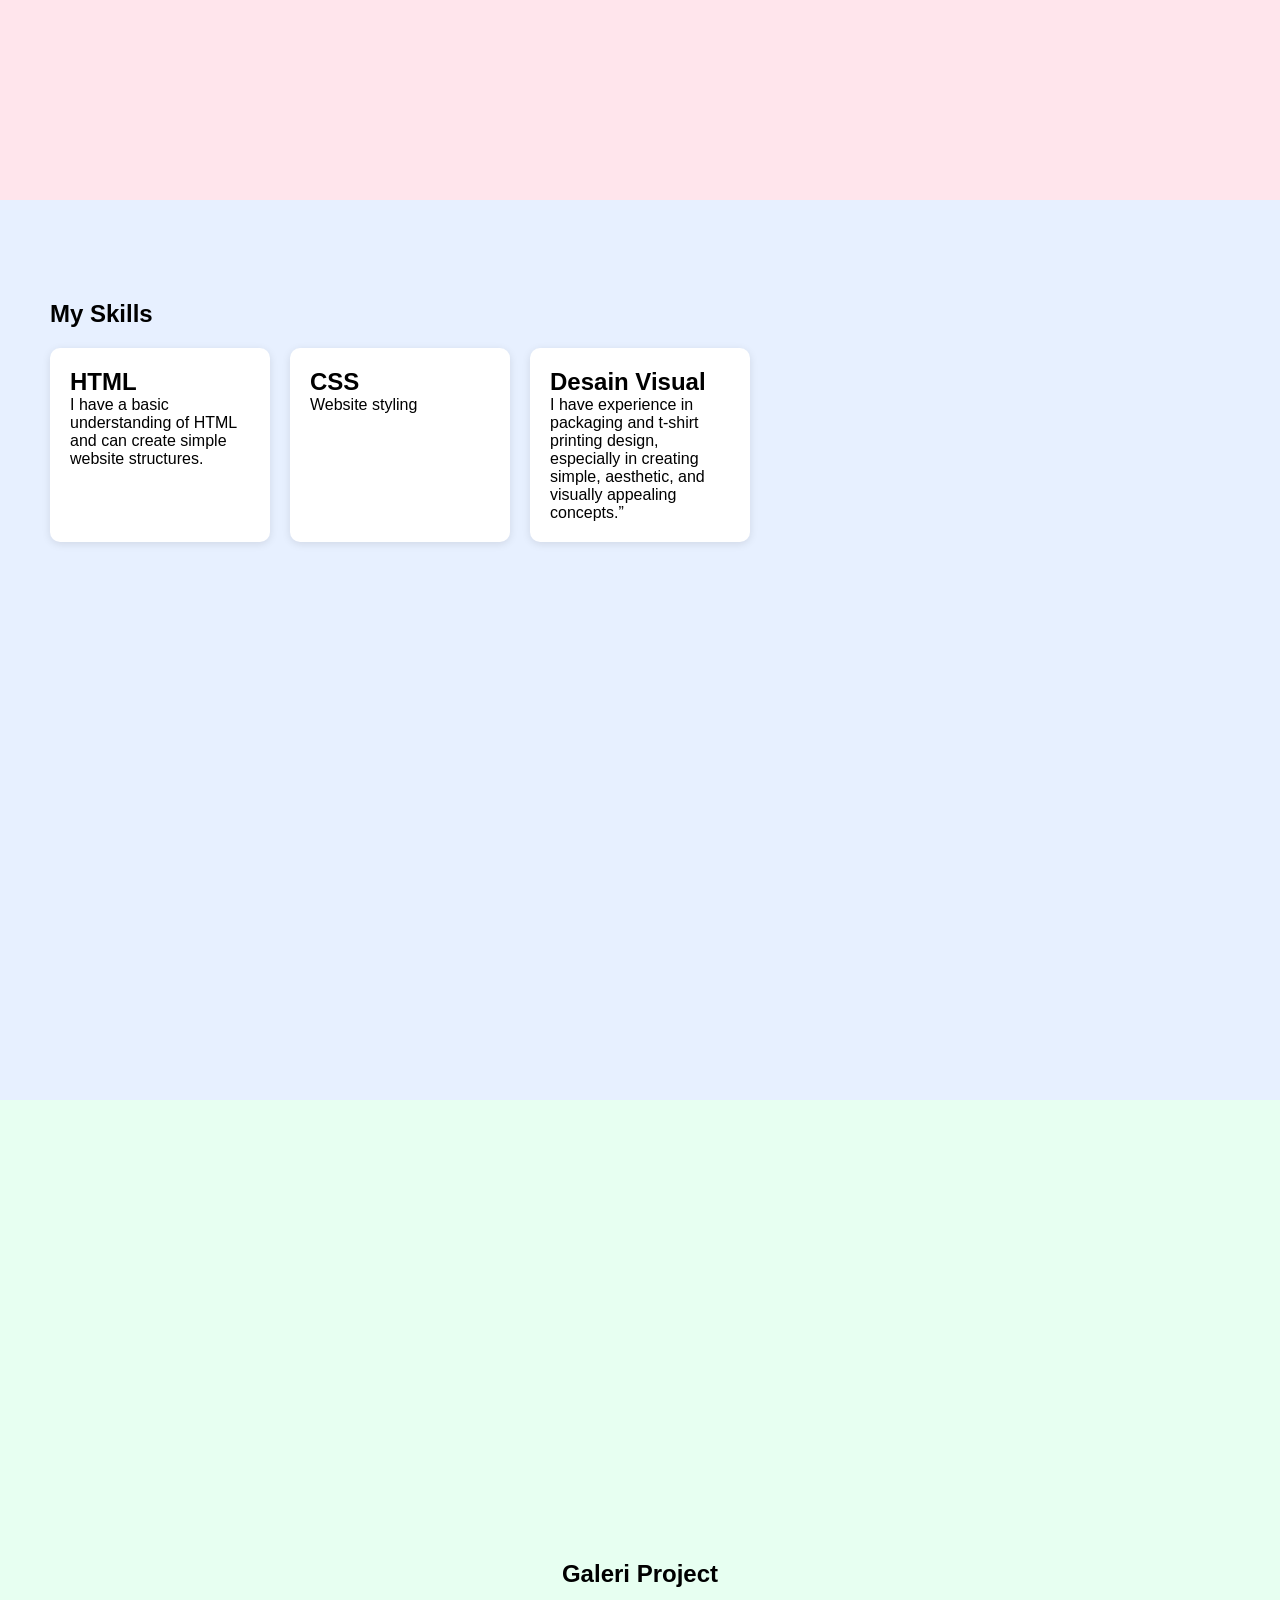
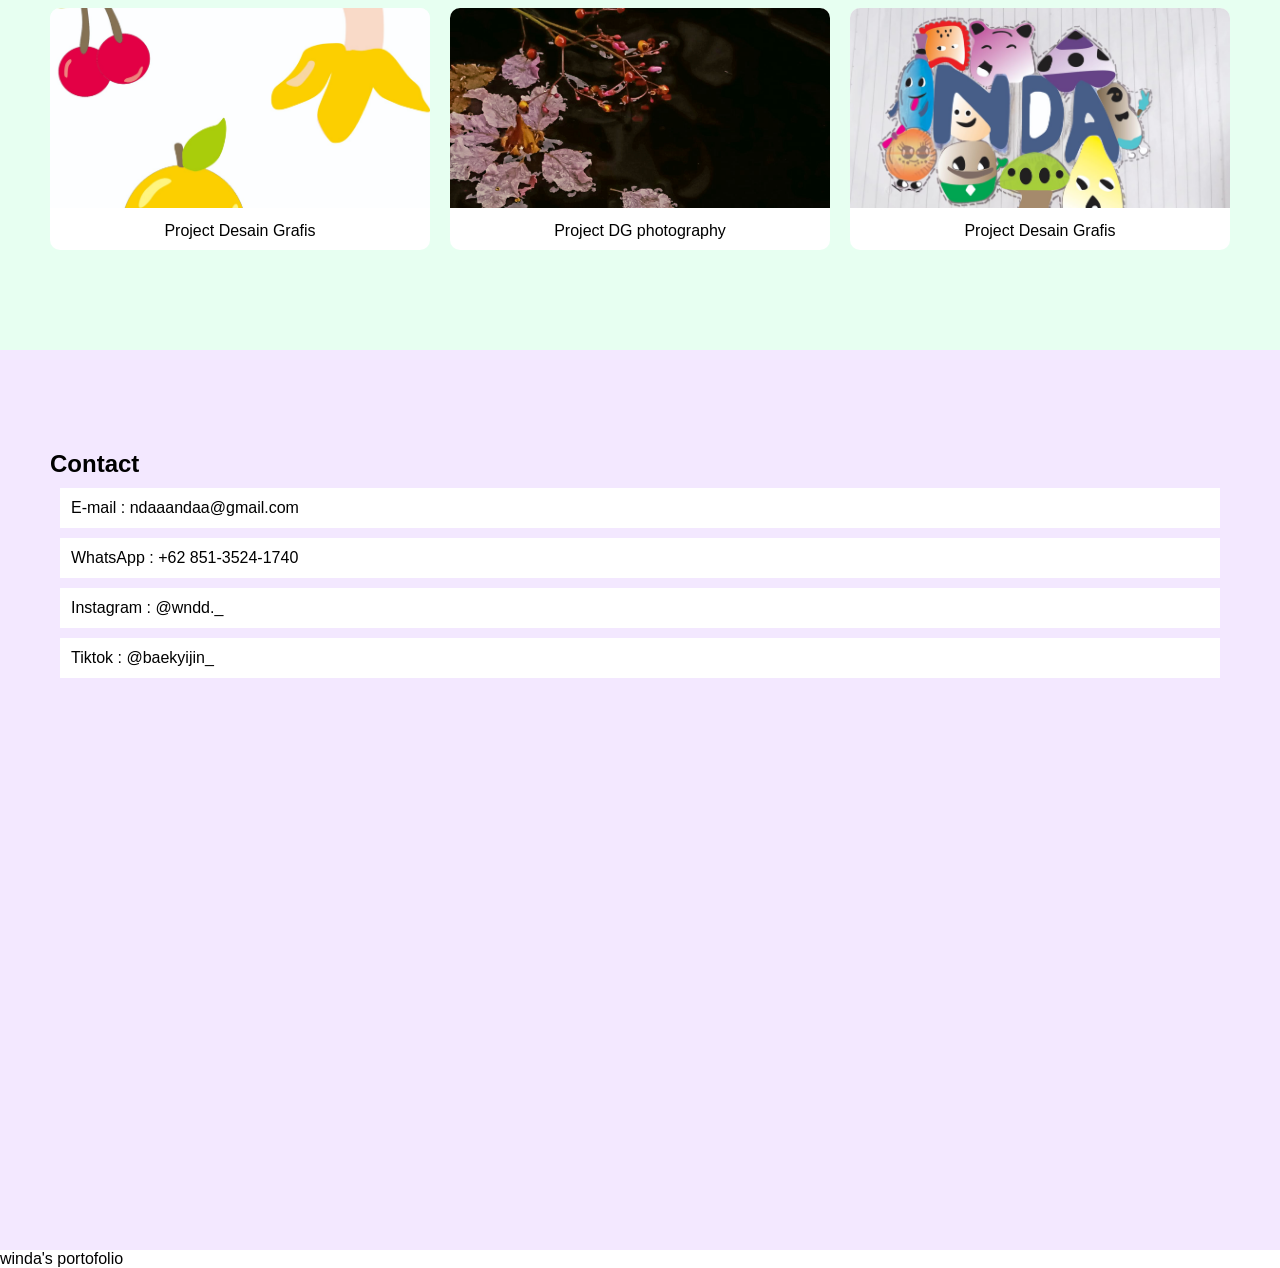
<file: main/winda/index.html>
<!DOCTYPE html>
<html lang="id">
<head>
    <meta charset="UTF-8">
    <meta name="viewport" content="width=device-width, initial-scale=1.0">
    <title>Winda's Portofolio</title>

    <link rel="stylesheet" href="style.css">
</head>
<body>
    <div class="navbar">
        <img src="logo rpl.jpeg" class="logo">
         <img src="LOGO_SMKN_1_SUMEDANG_AM.png" class="logo">
        <a href="#beranda">Home</a>
        <a href="#about">About</a>
        <a href="#skill">Skills</a>
        <a href="#projects">Projects</a>
        <a href="#kontak">Contact</a>
    
    </div>
    <section id="beranda">
        <div class="beranda">
            <div class="text">
                <h3 id="nama" style="color: hotpink; font-weight: bold;"></h3> 
                <h1>
                    Hello, I'm
                    <span>Winda</span>
                </h1>
                <p>
                  I am a student at 
                  SMKN 1 Sumedang majoring in Software Engineering.
                  </p>
                  <p>
                  I am currently learning how to create websites 
                  using HTML and CSS.
               </p>
                <a href="#galeri" class="btn" id="btn-portfolio">
                     View Portfolio
                </a>
            </div>
         <div class="foto">
                <img src="w3.jpeg" alt="foto">
            </div>
        </div>
    </section>
    <section id="about">
        <div class="about-foto">
        <img src="w7.jpeg" width="200">
        </div>
        <div class="about-text">
            <h1>About me</h1>
            <p>
                I am a 10th grade student 
    majoring in Software Engineering at SMKN 1 Sumedang. 
    I was born on September 17, 2009. My hobbies are 
    listening to music and watching movies. I live in 
    Cikeusik, Rancakalong, Sumedang.
            </p>
        </div>
    </section>
    <section id="skill">
    <div>
        <h1>My Skills</h1>

        <div class="skills-box">

            <div class="box">
                <h2>HTML</h2>
                <p>I have a basic understanding of HTML and
                     can create simple website structures.</p>
            </div>

            <div class="box">
                <h2>CSS</h2>
                <p>Website styling</p>
            </div>

            <div class="box">
                <h2>Desain Visual</h2>
                <p>I have experience in packaging and t-shirt printing design,
                     especially in creating simple,
                     aesthetic, and visually appealing concepts.”</p>
            </div>

        </div>
    </div>
</section>
            </div>
        </div>
    </section> 
    <section id="galeri">
    </section>
    <section id="galeri">
        <h1>Galeri Project</h1>
        <div class="galeri">
        <div class="item">
                <img src="bug.jpg">
                <p>Project Desain Grafis</p>
            </div>
            <div class="item">
                <img src="bungaaaa.jpg">
                <p>Project DG photography</p>
            </div>
            <div class="item">
                <img src="nama.jpg">
                <p>Project Desain Grafis</p>
        </div>
     </div>
    </section>
    <section id="kontak">
        <h1>Contact</h1>
        <div class="card">
    <a href="#">E-mail : ndaaandaa@gmail.com</a>
    <a href="wa.me/+62813-1676-337">WhatsApp : +62 851-3524-1740</a>
    <a href="https://Instagram.com/wndd._">Instagram : @wndd._</a>
    <a href="https://Tiktok.com/baekyijin_">Tiktok : @baekyijin_</a>
</div>
    </section>
    <footer>
        <p>
    winda's portofolio
        </p>
    </footer>
    <script src="script.js"></script>
</body>
</html>
</file>
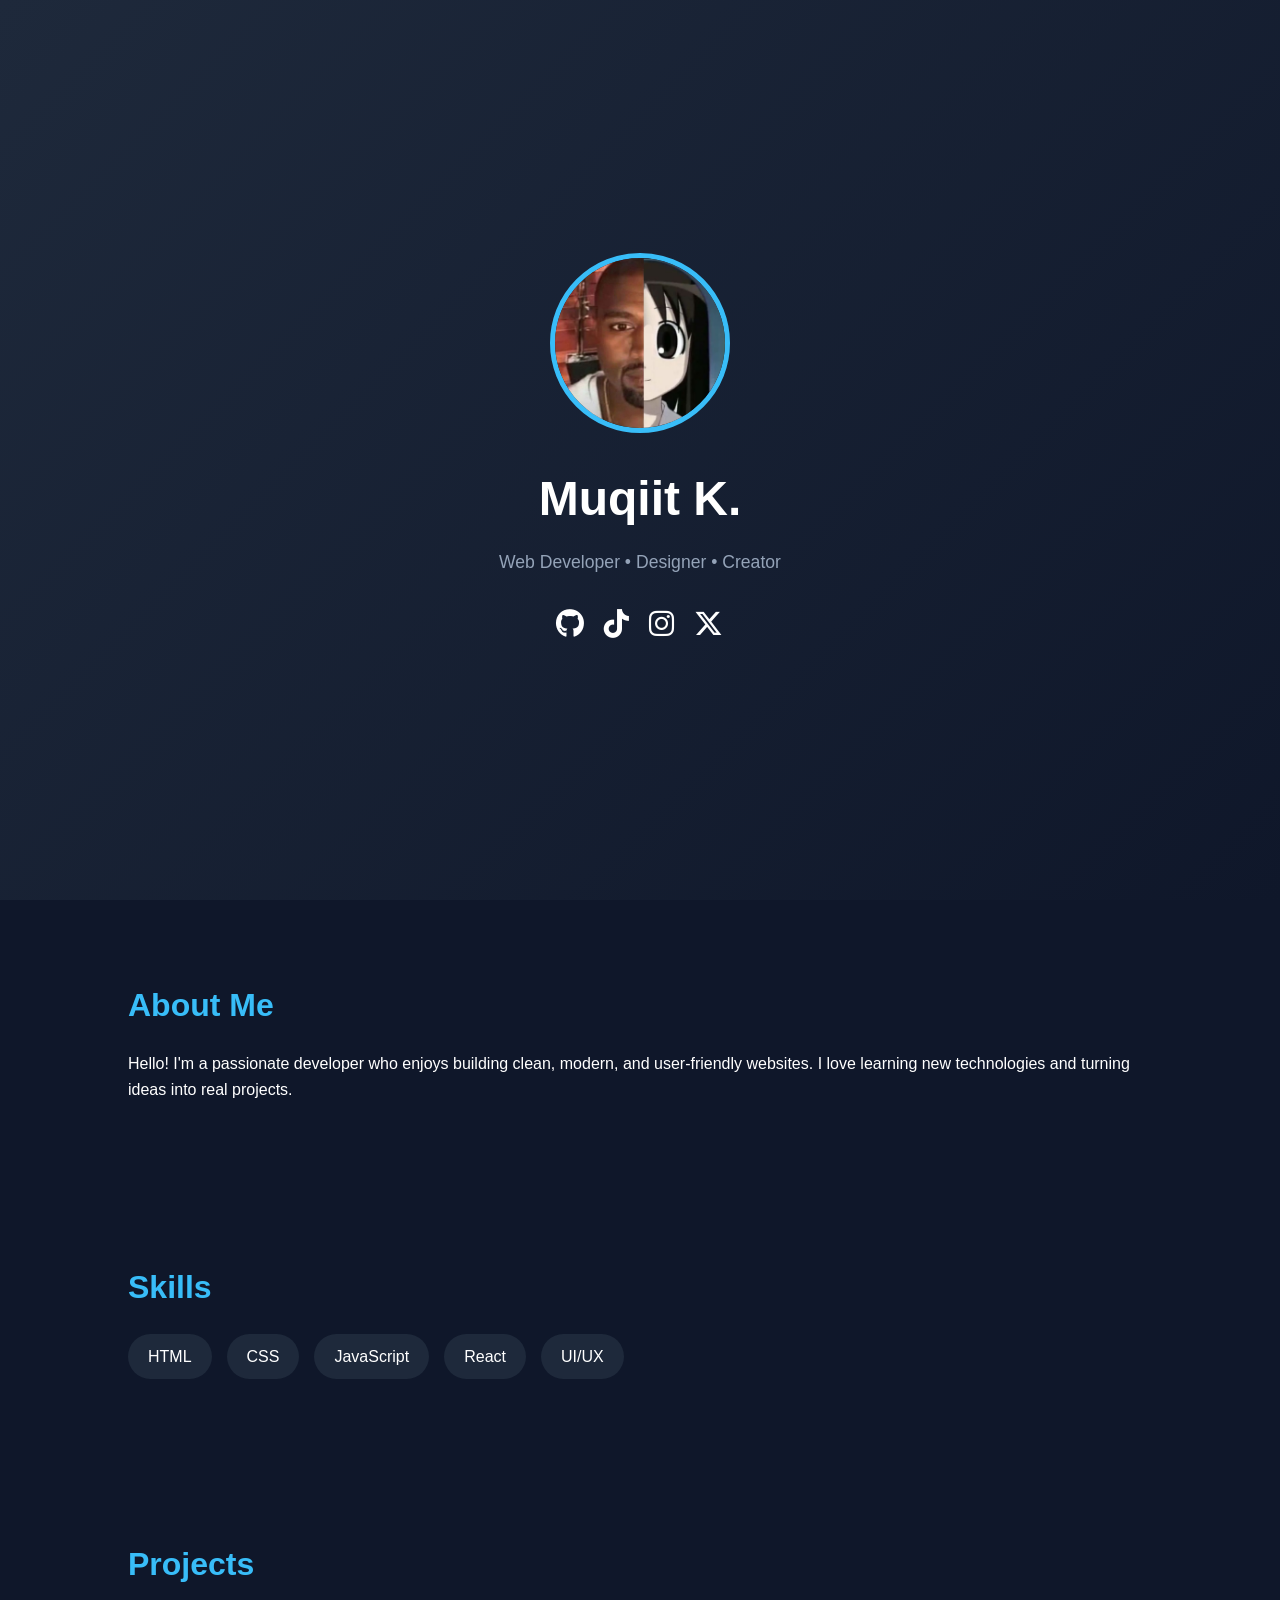
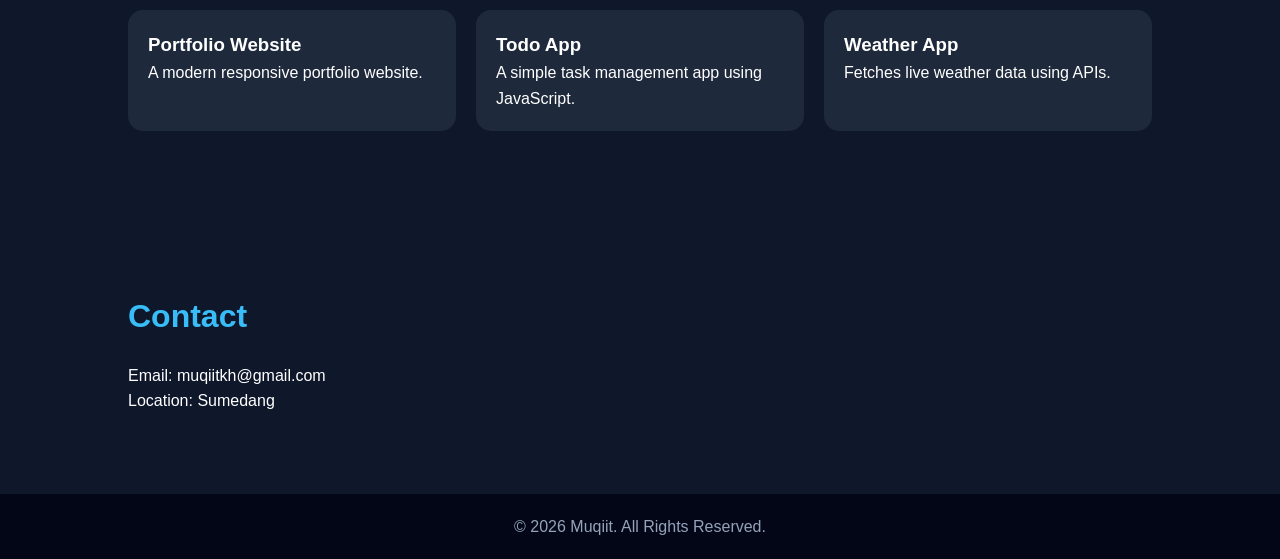
<file: main/muqiit/web-utama/webdesign.html>
<!DOCTYPE html>
<html lang="en">
<head>
  <meta charset="UTF-8" />
  <meta name="viewport" content="width=device-width, initial-scale=1.0" />
  <title>My Portfolio</title>

  <!-- CSS -->
  <link rel="stylesheet" href="style.css" />

  <!-- Font Awesome Icons -->
  <link
    rel="stylesheet"
    href="https://cdnjs.cloudflare.com/ajax/libs/font-awesome/6.5.1/css/all.min.css"
  />
</head>
<body>

  <!-- HERO SECTION -->
  <header class="hero">
    <div class="profile-container">

      <!-- Replace profile.jpg with your own image -->
      <img src="profile.jpg" alt="Profile Picture" class="profile-img" />

      <h1>Muqiit K.</h1>
      <p class="tagline">Web Developer • Designer • Creator</p>

      <!-- SOCIAL LINKS -->
      <div class="social-icons">
        <a href="https://github.com/KaifwYou" target="_blank">
          <i class="fab fa-github"></i>
        </a>

        <a href="https://tiktok.com/@kaidontfwyou" target="_blank">
          <i class="fab fa-tiktok"></i>
        </a>

        <a href="https://instagram.com/ka1fwyou" target="_blank">
          <i class="fab fa-instagram"></i>
        </a>

        <a href="https://twitter.com/Ka1fwYou" target="_blank">
          <i class="fab fa-x-twitter"></i>
        </a>
      </div>

    </div>
  </header>

  <!-- ABOUT -->
  <section class="section">
    <h2>About Me</h2>
    <p>
      Hello! I'm a passionate developer who enjoys building clean,
      modern, and user-friendly websites. I love learning new
      technologies and turning ideas into real projects.
    </p>
  </section>

  <!-- SKILLS -->
  <section class="section">
    <h2>Skills</h2>

    <div class="skills">
      <span>HTML</span>
      <span>CSS</span>
      <span>JavaScript</span>
      <span>React</span>
      <span>UI/UX</span>
    </div>
  </section>

  <!-- PROJECTS -->
  <section class="section">
    <h2>Projects</h2>

    <div class="projects">

      <div class="card">
        <h3>Portfolio Website</h3>
        <p>A modern responsive portfolio website.</p>
      </div>

      <div class="card">
        <h3>Todo App</h3>
        <p>A simple task management app using JavaScript.</p>
      </div>

      <div class="card">
        <h3>Weather App</h3>
        <p>Fetches live weather data using APIs.</p>
      </div>

    </div>
  </section>

  <!-- CONTACT -->
  <section class="section">
    <h2>Contact</h2>

    <p>Email: muqiitkh@gmail.com</p>
    <p>Location: Sumedang</p>
  </section>

  <!-- FOOTER -->
  <footer>
    <p>© 2026 Muqiit. All Rights Reserved.</p>
  </footer>

  <!-- JS -->
  <script src="script.js"></script>
</body>
</html>
</file>
<file: style.css>
:root {
    --bg: #0b0b0b;
    --card: #151515;
    --accent: #1db954;
    --accent-dark: #159943;
    --text: #ffffff;
    --text-secondary: #b3b3b3;
    --border: rgba(255,255,255,0.08);
    --glass: rgba(255,255,255,0.05);
    --glass-border: rgba(255,255,255,0.1);
    --shadow: 0 20px 60px rgba(0,0,0,.45);
    --radius: 24px;
    --transition: .35s ease;
    --max-width: 1280px;
}

* {
    margin: 0;
    padding: 0;
    box-sizing: border-box;
}

html {
    scroll-behavior: smooth;
}

body {
    background: var(--bg);
    color: var(--text);
    font-family: "Inter", sans-serif;
    overflow-x: hidden;
    line-height: 1.7;
}

a {
    color: inherit;
    text-decoration: none;
}

ul {
    list-style: none;
}

img {
    display: block;
    max-width: 100%;
}

button,
input,
textarea {
    font: inherit;
}

button {
    cursor: pointer;
    border: none;
}

.container {
    width: min(92%, var(--max-width));
    margin: 0 auto;
}

.section {
    padding: 120px 0;
}

.section-heading {
    text-align: center;
    max-width: 750px;
    margin: 0 auto 70px;
}

.section-heading span {
    display: inline-block;
    color: var(--accent);
    font-size: .85rem;
    font-weight: 700;
    letter-spacing: 2px;
    margin-bottom: 15px;
}

.section-heading h2 {
    font-size: clamp(2.2rem, 5vw, 4rem);
    line-height: 1.1;
    margin-bottom: 20px;
}

.section-heading p {
    color: var(--text-secondary);
}

.btn {
    display: inline-flex;
    align-items: center;
    justify-content: center;
    padding: 14px 28px;
    border-radius: 999px;
    font-weight: 600;
    transition: var(--transition);
}

.btn-primary {
    background: var(--accent);
    color: #000;
}

.btn-primary:hover {
    transform: translateY(-3px);
    box-shadow: 0 10px 30px rgba(29,185,84,.4);
}

.btn-secondary {
    background: var(--glass);
    backdrop-filter: blur(18px);
    border: 1px solid var(--glass-border);
}

.btn-secondary:hover {
    border-color: var(--accent);
    transform: translateY(-3px);
}

.header {
    position: fixed;
    top: 0;
    left: 0;
    width: 100%;
    z-index: 999;
    backdrop-filter: blur(18px);
    background: rgba(11,11,11,.75);
    border-bottom: 1px solid var(--border);
}

.navbar {
    height: 82px;
    display: flex;
    align-items: center;
    justify-content: space-between;
}

.logo {
    font-size: 1.35rem;
    font-weight: 800;
    letter-spacing: 4px;
}

.nav-links {
    display: flex;
    gap: 2rem;
}

.nav-links a {
    color: var(--text-secondary);
    transition: var(--transition);
    position: relative;
}

.nav-links a:hover,
.nav-links a.current {
    color: var(--text);
}

.nav-links a::after {
    content: "";
    position: absolute;
    width: 0;
    height: 2px;
    left: 50%;
    bottom: -6px;
    background: var(--accent);
    transition: var(--transition);
    transform: translateX(-50%);
}

.nav-links a:hover::after,
.nav-links a.current::after {
    width: 100%;
}

.menu-toggle {
    display: none;
    width: 42px;
    height: 32px;
    background: transparent;
    position: relative;
}

.menu-toggle span {
    position: absolute;
    width: 100%;
    height: 3px;
    left: 0;
    background: white;
    transition: .3s ease;
}

.menu-toggle span:nth-child(1) {
    top: 0;
}

.menu-toggle span:nth-child(2) {
    top: 14px;
}

.menu-toggle span:nth-child(3) {
    bottom: 0;
}

.hero {
    min-height: 100vh;
    position: relative;
    display: flex;
    align-items: center;
    overflow: hidden;
}

.hero-bg {
    position: absolute;
    inset: 0;
}

.hero-orb {
    position: absolute;
    border-radius: 50%;
    filter: blur(120px);
    opacity: .45;
    animation: float 10s ease-in-out infinite;
}

.orb-1 {
    width: 420px;
    height: 420px;
    background: var(--accent);
    top: -120px;
    left: -120px;
}

.orb-2 {
    width: 350px;
    height: 350px;
    background: #3478f6;
    right: -120px;
    top: 25%;
}

.orb-3 {
    width: 280px;
    height: 280px;
    background: #8e44ad;
    bottom: -100px;
    left: 45%;
}

.hero-content {
    position: relative;
    z-index: 2;
    text-align: center;
}

.hero-badge {
    display: inline-block;
    padding: 10px 18px;
    border-radius: 999px;
    border: 1px solid var(--glass-border);
    background: var(--glass);
    backdrop-filter: blur(15px);
    color: var(--accent);
    font-size: .85rem;
    font-weight: 700;
    letter-spacing: 2px;
    margin-bottom: 25px;
}

.hero-content h1 {
    font-size: clamp(3.5rem, 9vw, 7rem);
    line-height: .95;
    margin-bottom: 20px;
}

.hero-content p {
    max-width: 700px;
    margin: 0 auto;
    color: var(--text-secondary);
    font-size: 1.15rem;
}

.hero-buttons {
    margin-top: 40px;
    display: flex;
    gap: 1rem;
    justify-content: center;
    flex-wrap: wrap;
}

.services-grid {
    display: grid;
    grid-template-columns: repeat(auto-fit,minmax(280px,1fr));
    gap: 25px;
}

.service-card {
    background: var(--glass);
    border: 1px solid var(--glass-border);
    backdrop-filter: blur(20px);
    padding: 35px;
    border-radius: var(--radius);
    transition: var(--transition);
}

.service-card:hover {
    transform: translateY(-8px);
    border-color: rgba(29,185,84,.4);
    box-shadow: var(--shadow);
}

.service-card i {
    font-size: 2rem;
    color: var(--accent);
    margin-bottom: 20px;
}

.service-card h3 {
    margin-bottom: 12px;
}

.service-card p {
    color: var(--text-secondary);
}

.stats-grid {
    display: grid;
    grid-template-columns: repeat(auto-fit,minmax(220px,1fr));
    gap: 25px;
}

.stat-card {
    background: var(--glass);
    border: 1px solid var(--glass-border);
    backdrop-filter: blur(20px);
    border-radius: var(--radius);
    text-align: center;
    padding: 40px;
}

.stat-card h3 {
    font-size: 3.5rem;
    color: var(--accent);
    margin-bottom: 10px;
}

.stat-card p {
    color: var(--text-secondary);
}

.portfolio-filters {
    display: flex;
    justify-content: center;
    flex-wrap: wrap;
    gap: 12px;
    margin-bottom: 50px;
}

.filter-btn {
    padding: 12px 20px;
    border-radius: 999px;
    background: var(--glass);
    border: 1px solid var(--glass-border);
    color: var(--text);
    transition: var(--transition);
}

.filter-btn:hover,
.filter-btn.active {
    background: var(--accent);
    color: #000;
    border-color: var(--accent);
}

.portfolio-grid {
    display: grid;
    grid-template-columns: repeat(auto-fit,minmax(320px,1fr));
    gap: 25px;
}

.portfolio-item {
    position: relative;
    overflow: hidden;
    border-radius: var(--radius);
    min-height: 420px;
    cursor: pointer;
    background: #111;
}

.portfolio-image {
    width: 100%;
    height: 100%;
    object-fit: cover;
    transition: .6s ease;
}

.portfolio-overlay {
    position: absolute;
    inset: 0;
    background:
        linear-gradient(
            to top,
            rgba(0,0,0,.95),
            rgba(0,0,0,.2)
        );
    display: flex;
    justify-content: flex-end;
    flex-direction: column;
    padding: 30px;
}

.portfolio-overlay span {
    color: var(--accent);
    font-size: .9rem;
    margin-bottom: 8px;
}

.portfolio-overlay h3 {
    font-size: 1.5rem;
}

.portfolio-item:hover .portfolio-image {
    transform: scale(1.08);
}

.portfolio-item:hover {
    box-shadow: var(--shadow);
}

.team-grid {
    display: grid;
    grid-template-columns: repeat(auto-fit,minmax(260px,1fr));
    gap: 25px;
}

.team-card {
    background: var(--glass);
    border: 1px solid var(--glass-border);
    backdrop-filter: blur(20px);
    border-radius: var(--radius);
    overflow: hidden;
    transition: var(--transition);
}

.team-card:hover {
    transform: translateY(-8px);
    box-shadow: var(--shadow);
}

.team-image {
    width: 100%;
    height: 320px;
    object-fit: cover;
}

.team-content {
    padding: 25px;
    text-align: center;
}

.team-content h3 {
    margin-bottom: 6px;
}

.team-content p {
    color: var(--text-secondary);
    margin-bottom: 20px;
}

.team-socials {
    display: flex;
    justify-content: center;
    gap: 12px;
}

.team-socials a {
    width: 42px;
    height: 42px;
    border-radius: 50%;
    background: rgba(255,255,255,.08);
    display: flex;
    align-items: center;
    justify-content: center;
    transition: var(--transition);
}

.team-socials a:hover {
    background: var(--accent);
    color: #000;
}

.music-player {
    background: var(--glass);
    border: 1px solid var(--glass-border);
    backdrop-filter: blur(20px);
    border-radius: var(--radius);
    padding: 50px;
}

.music-content {
    text-align: center;
    margin-bottom: 35px;
}

.music-content span {
    color: var(--accent);
    font-size: .85rem;
    font-weight: 700;
    letter-spacing: 2px;
}

.music-content h2 {
    margin: 15px 0;
    font-size: clamp(2rem,4vw,3rem);
}

.music-content p {
    color: var(--text-secondary);
    max-width: 700px;
    margin: 0 auto;
}

#spotifyContainer iframe {
    width: 100%;
    height: 400px;
    border: none;
    border-radius: 18px;
}

.testimonial-slider {
    background: var(--glass);
    border: 1px solid var(--glass-border);
    backdrop-filter: blur(20px);
    border-radius: var(--radius);
    padding: 50px;
    display: flex;
    align-items: center;
    gap: 20px;
}

.testimonial-track {
    flex: 1;
}

.testimonial {
    display: none;
    text-align: center;
}

.testimonial.active {
    display: block;
    animation: fadeIn .5s ease;
}

.testimonial p {
    color: var(--text-secondary);
    font-size: 1.15rem;
    max-width: 700px;
    margin: 0 auto 20px;
}

.testimonial h4 {
    color: var(--text);
}

.testimonial-btn {
    width: 50px;
    height: 50px;
    border-radius: 50%;
    background: var(--accent);
    color: #000;
    flex-shrink: 0;
    transition: var(--transition);
}

.testimonial-btn:hover {
    transform: scale(1.08);
}

.contact-form {
    max-width: 750px;
    margin: 0 auto;
    background: var(--glass);
    border: 1px solid var(--glass-border);
    backdrop-filter: blur(20px);
    border-radius: var(--radius);
    padding: 40px;
}

.contact-form input,
.contact-form textarea {
    width: 100%;
    background: rgba(255,255,255,.04);
    border: 1px solid var(--border);
    color: var(--text);
    padding: 16px;
    border-radius: 14px;
    margin-bottom: 20px;
}

.contact-form input:focus,
.contact-form textarea:focus {
    outline: none;
    border-color: var(--accent);
}

.contact-form textarea {
    resize: vertical;
}

#formMessage {
    text-align: center;
    margin-top: 15px;
}

.social-links {
    display: flex;
    justify-content: center;
    gap: 20px;
    margin-top: 35px;
}

.social-links a {
    width: 56px;
    height: 56px;
    border-radius: 50%;
    background: var(--glass);
    border: 1px solid var(--glass-border);
    display: flex;
    align-items: center;
    justify-content: center;
    transition: var(--transition);
    font-size: 1.2rem;
}

.social-links a:hover {
    background: var(--accent);
    color: #000;
}

.footer {
    padding: 70px 0 30px;
    border-top: 1px solid var(--border);
}

.footer-content {
    display: flex;
    justify-content: space-between;
    gap: 40px;
    flex-wrap: wrap;
}

.footer-brand h3 {
    letter-spacing: 3px;
}

.footer-links,
.footer-socials {
    display: flex;
    gap: 18px;
    flex-wrap: wrap;
}

.footer-links a,
.footer-socials a {
    color: var(--text-secondary);
    transition: var(--transition);
}

.footer-links a:hover,
.footer-socials a:hover {
    color: var(--accent);
}

.copyright {
    text-align: center;
    margin-top: 40px;
    color: var(--text-secondary);
}

.reveal {
    opacity: 0;
    transform: translateY(50px);
    transition: .8s ease;
}

.reveal.active {
    opacity: 1;
    transform: translateY(0);
}

.hidden {
    display: none !important;
}

@keyframes float {
    0% {
        transform: translateY(0);
    }

    50% {
        transform: translateY(-30px);
    }

    100% {
        transform: translateY(0);
    }
}

@keyframes fadeIn {
    from {
        opacity: 0;
        transform: translateY(15px);
    }

    to {
        opacity: 1;
        transform: translateY(0);
    }
}

@media (max-width: 992px) {

    .nav-links {
        position: fixed;
        top: 82px;
        right: -100%;
        width: 280px;
        height: calc(100vh - 82px);
        background: #111;
        flex-direction: column;
        padding: 40px;
        transition: .4s ease;
    }

    .nav-links.active {
        right: 0;
    }

    .menu-toggle {
        display: block;
    }

    .testimonial-slider {
        flex-direction: column;
    }

    .footer-content {
        flex-direction: column;
        align-items: center;
        text-align: center;
    }
}

@media (max-width: 768px) {

    .section {
        padding: 90px 0;
    }

    .hero-content h1 {
        font-size: 4rem;
    }

    .music-player,
    .contact-form,
    .testimonial-slider {
        padding: 30px;
    }

    .team-image {
        height: 280px;
    }

    #spotifyContainer iframe {
        height: 352px;
    }
}

@media (max-width: 576px) {

    .hero-buttons {
        flex-direction: column;
    }

    .hero-content h1 {
        font-size: 3rem;
    }

    .portfolio-grid {
        grid-template-columns: 1fr;
    }

    .portfolio-item {
        min-height: 350px;
    }

    .social-links {
        flex-wrap: wrap;
    }

    .testimonial-btn {
        width: 45px;
        height: 45px;
    }
}
</file>
<file: main/hesti/style.css>
*{
    margin: 0;
    padding: 0;
    box-sizing: border-box;
}
html{
    scroll-behavior: smooth;
}
body{
    font-family: 'Rubik', sans-serif;
}
/* NAVBAR */
.navbar{
    position: fixed;
    top: 0;
    width: 100%;
    background-color: white;
    padding: 15px;
    text-align: center;
    box-shadow: 0 2px 5px rgba(0,0,0,0.1);
}
.navbar a{
    text-decoration: none;
    color: black;
    margin: 15px;
    font-weight: bold;
}
.navbar a:hover{
    color: pink;
}
.logo{
    width : 40px;
}
/* SECTION */
section{
    min-height: 100vh;
    padding: 100px 50px;
}
/* WARNA SECTION */
#beranda{
    background-color: #fff4e6;
}
#about{
    background-color: #ffe5ec;
}
#skill{
    background-color: #e7f0ff;
}
#galeri{
    background-color: #e7fff1;
}
#kontak{
    background-color: #f3e8ff;
}
/* BERANDA */
.beranda{
    display: flex;
    justify-content: space-between;
    align-items: center;
}
.text h1{
    font-size: 60px;
}
.text span{
    color: hotpink;
}
.text p{
    margin-top: 15px;
    font-size: 18px;
}
.btn{
    display: inline-block;
    margin-top: 20px;
    padding: 12px 25px;
    background-color: hotpink;
    color: white;
    text-decoration: none;
    border-radius: 30px;
}
.btn:hover{
    background-color: deeppink;
}
.foto img{
    width: 300px;
    height: 300px;
    border-radius: 50%;
    object-fit: cover;
}
/* GALERI */
.galeri{
    display: flex;
    gap: 20px;
    margin-top: 20px;
}
.item{
    flex: 1;
    background-color: white;
    border-radius: 10px;
    overflow: hidden;
}
.item img{
    width: 100%;
    height: 200px;
    object-fit: cover;
}
.item p{
    padding: 10px;
    text-align: center;
}
/* KONTAK */
.kontak a{
    display: block;
    color: black;
    text-decoration: none;

    border: 1px solid black;
    padding: 10px;
}
.kontak a:hover{
    color: hotpink;
}
.card a{
    display: block;
    border: 1px solid white;
    background-color: white;
    padding: 10px;
    margin: 10px;
    text-decoration: none;
    color: black;
}
.card a:hover{
    color: hotpink;
}
/* RESPONSIVE */
@media(max-width:768px){
    .beranda{
        flex-direction: column;
        text-align: center;
    }
    .galeri{
        flex-direction: column;
    }
    .text h1{
        font-size: 40px;
    }
}
#about{
    display: flex;
    align-items: center;
    gap: 20px;
}
.about-foto img{
    height: 300px;
    width: 250px;
    border-radius: 25px;
}
.about-text h1{
    margin-bottom: 10px;
    font-family: 'Rubik', sans-serif;
}
.box{
    background-color: white;
    padding: 20px;
    border-radius: 10px;
    width: 220px;
    box-shadow: 0 2px 8px rgba(0,0,0,0.1);
}
.about-text{
    background-color: white;
    padding: 25px;
    border-radius: 15px;
    box-shadow: 0 2px 8px rgba(0,0,0,0.1);
    width: 500px;
}
.skills-box{
    display: flex;
    gap: 20px;
    margin-top: 20px;
}
.box{
    background-color: white;
    padding: 20px;
    border-radius: 10px;
}
#skill{
    min-height: 100vh;
}
#galeri{
    min-height: 40vh        
}         
#galeri h1{
    margin-bottom: 20px;
    display: flex;
    justify-content: center;
    align-items: center;
}
.skills-box{
    display: flex;
    gap: 20px;
    margin-top: 20px;
    flex-wrap: wrap;
}
.foto img{
    transition: 0.5s;
}
.foto img:hover{
    transform: scale(1.05);
}
.btn{
    transition: 0.3s;
}
.btn:hover{
    transform: translateY(-5px);
}
.box{
    transition: 0.3s;
}
.box:hover{
    transform: translateY(-10px);
}
.item{
    transition: 0.3s;
}
.item:hover{
    transform: scale(1.03);
}
.text{
    animation: muncul 2s;
}
@keyframes muncul{
    from{
        opacity: 0;
        transform: translateY(30px);
    }
    to{
        opacity: 1;
        transform: translateY(0);
    }
}
</file>
<file: main/muqiit/style.css>
/* style.css */

* {
  margin: 0;
  padding: 0;
  box-sizing: border-box;
}

html {
  scroll-behavior: smooth;
}

body {
  font-family: Arial, sans-serif;
  background: #0f172a;
  color: white;
  line-height: 1.6;
  overflow-x: hidden;
}

/* BACKGROUND GLOW */
.bg-glow {
  position: fixed;
  width: 700px;
  height: 700px;
  background: rgba(56, 189, 248, 0.08);
  filter: blur(120px);
  top: -200px;
  right: -150px;
  z-index: -2;
}

/* FLOATING BLURS */
.blur {
  position: fixed;
  border-radius: 50%;
  filter: blur(100px);
  z-index: -1;
}

.blur-1 {
  width: 300px;
  height: 300px;
  background: rgba(56,189,248,0.12);
  top: 20%;
  left: -100px;
}

.blur-2 {
  width: 250px;
  height: 250px;
  background: rgba(168,85,247,0.10);
  bottom: 0;
  right: 0;
}

/* NAVBAR */
.navbar {
  position: fixed;
  top: 0;
  width: 100%;
  height: 75px;
  padding: 0 5%;
  display: flex;
  justify-content: space-between;
  align-items: center;
  backdrop-filter: blur(10px);
  background: rgba(15, 23, 42, 0.75);
  border-bottom: 1px solid rgba(255,255,255,0.08);
  z-index: 999;
}

.logo-container {
  height: 100%;
  display: flex;
  align-items: center;
}

.nav-logo {
  height: 80%;
  width: auto;
  object-fit: contain;
}

.logo-btn {
  text-decoration: none;
  color: white;
  font-weight: bold;
  background: #38bdf8;
  padding: 10px 18px;
  border-radius: 30px;
  transition: 0.3s;
}

.logo-btn:hover {
  background: #0ea5e9;
  transform: translateY(-2px);
}

.nav-right {
  display: flex;
  gap: 25px;
}

.nav-right a {
  text-decoration: none;
  color: #cbd5e1;
  transition: 0.3s;
  font-size: 0.95rem;
}

.nav-right a:hover {
  color: #38bdf8;
}

/* HERO */
.hero {
  min-height: 100vh;
  display: flex;
  justify-content: center;
  align-items: center;
  text-align: center;
  padding: 100px 20px 40px;
  background:
    radial-gradient(circle at top, rgba(56,189,248,0.15), transparent 35%),
    linear-gradient(135deg, #1e293b, #0f172a);
}

.profile-container {
  max-width: 700px;
}

.profile-img {
  width: 180px;
  height: 180px;
  border-radius: 50%;
  object-fit: cover;
  border: 5px solid #38bdf8;
  margin-bottom: 25px;
  box-shadow: 0 0 40px rgba(56,189,248,0.25);
}

h1 {
  font-size: 3.4rem;
  margin-bottom: 10px;
}

.tagline {
  color: #94a3b8;
  margin-bottom: 30px;
  font-size: 1.1rem;
}

/* HERO BUTTONS */
.hero-buttons {
  display: flex;
  justify-content: center;
  gap: 15px;
  margin-bottom: 35px;
}

.primary-btn,
.secondary-btn {
  text-decoration: none;
  padding: 12px 24px;
  border-radius: 30px;
  transition: 0.3s;
  font-weight: 600;
}

.primary-btn {
  background: #38bdf8;
  color: black;
}

.primary-btn:hover {
  transform: translateY(-3px);
}

.secondary-btn {
  border: 1px solid #334155;
  color: white;
  background: rgba(255,255,255,0.04);
}

.secondary-btn:hover {
  background: rgba(255,255,255,0.08);
}

/* SOCIALS */
.social-icons {
  display: flex;
  justify-content: center;
  gap: 22px;
}

.social-icons a {
  color: white;
  font-size: 1.7rem;
  transition: 0.3s;
}

.social-icons a:hover {
  color: #38bdf8;
  transform: translateY(-5px);
}

/* STATS */
.stats {
  display: flex;
  justify-content: center;
  gap: 25px;
  flex-wrap: wrap;
  margin-top: 40px;
  padding: 0 10%;
}

.stat-box {
  background: rgba(255,255,255,0.05);
  backdrop-filter: blur(10px);
  border: 1px solid rgba(255,255,255,0.08);
  padding: 25px 40px;
  border-radius: 24px;
  min-width: 180px;
  text-align: center;
  transition: 0.3s;
}

.stat-box:hover {
  transform: translateY(-8px);
}

.stat-box h3 {
  font-size: 2rem;
  color: #38bdf8;
}

/* SECTIONS */
.section {
  padding: 100px 10%;
  position: relative;
}

.section::after {
  content: "";
  position: absolute;
  bottom: 0;
  left: 10%;
  width: 80%;
  height: 1px;
  background: rgba(255,255,255,0.06);
}

.section h2 {
  font-size: 2rem;
  margin-bottom: 25px;
  color: #38bdf8;
}

/* SKILLS */
.skills {
  display: flex;
  flex-wrap: wrap;
  gap: 15px;
}

.skills span {
  background: rgba(255,255,255,0.05);
  border: 1px solid rgba(255,255,255,0.08);
  padding: 12px 20px;
  border-radius: 30px;
  transition: 0.3s;
}

.skills span:hover {
  transform: translateY(-4px);
  background: rgba(56,189,248,0.15);
}

/* TIMELINE */
.timeline {
  display: flex;
  flex-direction: column;
  gap: 25px;
}

.timeline-item {
  padding: 25px;
  border-left: 3px solid #38bdf8;
  background: rgba(255,255,255,0.04);
  border-radius: 0 18px 18px 0;
  transition: 0.3s;
}

.timeline-item:hover {
  transform: translateX(8px);
}

.timeline-item span {
  color: #38bdf8;
  font-weight: bold;
  display: block;
  margin-bottom: 8px;
}

/* PROJECTS */
.projects {
  display: grid;
  grid-template-columns: repeat(auto-fit, minmax(260px, 1fr));
  gap: 20px;
}

.card {
  overflow: hidden;
  position: relative;
  background: rgba(255,255,255,0.05);
  padding: 18px;
  border-radius: 20px;
  transition: 0.3s;
  border: 1px solid rgba(255,255,255,0.08);
  cursor: pointer;
}

.card::before {
  content: "";
  position: absolute;
  inset: 0;
  background:
    linear-gradient(
      135deg,
      rgba(255,255,255,0.06),
      transparent
    );
  opacity: 0;
  transition: 0.3s;
}

.card:hover::before {
  opacity: 1;
}

.card:hover {
  transform: translateY(-8px);
}

.card img {
  width: 100%;
  aspect-ratio: 16 / 9;
  object-fit: cover;
  border-radius: 14px;
  margin-bottom: 18px;
}

.card-content {
  padding-top: 5px;
}

.card h3 {
  margin-bottom: 10px;
}

/* CONTACT */
.contact-box {
  background: rgba(255,255,255,0.05);
  padding: 25px;
  border-radius: 20px;
  border: 1px solid rgba(255,255,255,0.08);
}

/* FOOTER */
footer {
  text-align: center;
  padding: 30px;
  background: #020617;
  color: #94a3b8;
}

/* SCROLL ANIMATION */
.hidden {
  opacity: 0;
  transform: translateY(40px);
  transition: all 0.8s ease;
}

.show {
  opacity: 1;
  transform: translateY(0);
}

/* MOBILE */
@media (max-width: 768px) {

  .navbar {
    padding: 15px 5%;
  }

  .nav-right {
    gap: 15px;
  }

  h1 {
    font-size: 2.5rem;
  }

  .hero-buttons {
    flex-direction: column;
    align-items: center;
  }

  .section {
    padding: 80px 7%;
  }

}
</file>
<file: main/winda/style.css>
*{
    margin: 0;
    padding: 0;
    box-sizing: border-box;
}
html{
    scroll-behavior: smooth;
}
body{
    font-family: 'Rubik', sans-serif;
}
/* NAVBAR */
.navbar{
    position: fixed;
    top: 0;
    width: 100%;
    background-color: white;
    padding: 15px;
    text-align: center;
    box-shadow: 0 2px 5px rgba(0,0,0,0.1);
}
.navbar a{
    text-decoration: none;
    color: black;
    margin: 15px;
    font-weight: bold;
}
.navbar a:hover{
    color: pink;
}
.logo{
    width : 40px;
}
/* SECTION */
section{
    min-height: 100vh;
    padding: 100px 50px;
}
/* WARNA SECTION */
#beranda{
    background-color: #fff4e6;
}
#about{
    background-color: #ffe5ec;
}
#skill{
    background-color: #e7f0ff;
}
#galeri{
    background-color: #e7fff1;
}
#kontak{
    background-color: #f3e8ff;
}
/* BERANDA */
.beranda{
    display: flex;
    justify-content: space-between;
    align-items: center;
}
.text h1{
    font-size: 60px;
}
.text span{
    color: hotpink;
}
.text p{
    margin-top: 15px;
    font-size: 18px;
}
.btn{
    display: inline-block;
    margin-top: 20px;
    padding: 12px 25px;
    background-color: hotpink;
    color: white;
    text-decoration: none;
    border-radius: 30px;
}
.btn:hover{
    background-color: deeppink;
}
.foto img{
    width: 300px;
    height: 300px;
    border-radius: 50%;
    object-fit: cover;
}
/* GALERI */
.galeri{
    display: flex;
    gap: 20px;
    margin-top: 20px;
}
.item{
    flex: 1;
    background-color: white;
    border-radius: 10px;
    overflow: hidden;
}
.item img{
    width: 100%;
    height: 200px;
    object-fit: cover;
}
.item p{
    padding: 10px;
    text-align: center;
}
/* KONTAK */
.kontak a{
    display: block;
    color: black;
    text-decoration: none;

    border: 1px solid black;
    padding: 10px;
}
.kontak a:hover{
    color: hotpink;
}
.card a{
    display: block;
    border: 1px solid white;
    background-color: white;
    padding: 10px;
    margin: 10px;
    text-decoration: none;
    color: black;
}
.card a:hover{
    color: hotpink;
}
/* RESPONSIVE */
@media(max-width:768px){
    .beranda{
        flex-direction: column;
        text-align: center;
    }
    .galeri{
        flex-direction: column;
    }
    .text h1{
        font-size: 40px;
    }
}
#about{
    display: flex;
    align-items: center;
    gap: 20px;
}
.about-foto img{
    height: 350px;
    width: 250px;
    border-radius: 25px;
}
.about-text h1{
    margin-bottom: 10px;
    font-family: 'Rubik', sans-serif;
}
.box{
    background-color: white;
    padding: 20px;
    border-radius: 10px;
    width: 220px;
    box-shadow: 0 2px 8px rgba(0,0,0,0.1);
}
.about-text{
    background-color: white;
    padding: 25px;
    border-radius: 15px;
    box-shadow: 0 2px 8px rgba(0,0,0,0.1);
    width: 500px;
}
.skills-box{
    display: flex;
    gap: 20px;
    margin-top: 20px;
}
.box{
    background-color: white;
    padding: 20px;
    border-radius: 10px;
}
#skill{
    min-height: 100vh;
}
#galeri{
    min-height: 40vh        
}         
#galeri h1{
    margin-bottom: 20px;
    display: flex;
    justify-content: center;
    align-items: center;
}
.skills-box{
    display: flex;
    gap: 20px;
    margin-top: 20px;
    flex-wrap: wrap;
}
.foto img{
    transition: 0.5s;
}
.foto img:hover{
    transform: scale(1.05);
}
.btn{
    transition: 0.3s;
}
.btn:hover{
    transform: translateY(-5px);
}
.box{
    transition: 0.3s;
}
.box:hover{
    transform: translateY(-10px);
}
.item{
    transition: 0.3s;
}
.item:hover{
    transform: scale(1.03);
}
.text{
    animation: muncul 2s;
}
@keyframes muncul{
    from{
        opacity: 0;
        transform: translateY(30px);
    }
    to{
        opacity: 1;
        transform: translateY(0);
    }
}
</file>
<file: main/muqiit/web-utama/style.css>
* {
  margin: 0;
  padding: 0;
  box-sizing: border-box;
}

body {
  font-family: Arial, sans-serif;
  background: #0f172a;
  color: white;
  line-height: 1.6;
}

/* HERO */
.hero {
  min-height: 100vh;
  display: flex;
  justify-content: center;
  align-items: center;
  text-align: center;
  padding: 20px;
  background: linear-gradient(135deg, #1e293b, #0f172a);
}

.profile-container {
  max-width: 700px;
}

.profile-img {
  width: 180px;
  height: 180px;
  border-radius: 50%;
  object-fit: cover;
  border: 5px solid #38bdf8;
  margin-bottom: 20px;
}

h1 {
  font-size: 3rem;
  margin-bottom: 10px;
}

.tagline {
  color: #94a3b8;
  margin-bottom: 25px;
  font-size: 1.1rem;
}

/* SOCIAL ICONS */
.social-icons {
  display: flex;
  justify-content: center;
  gap: 20px;
}

.social-icons a {
  color: white;
  font-size: 1.8rem;
  transition: 0.3s;
}

.social-icons a:hover {
  color: #38bdf8;
  transform: translateY(-5px);
}

/* SECTIONS */
.section {
  padding: 80px 10%;
}

.section h2 {
  font-size: 2rem;
  margin-bottom: 20px;
  color: #38bdf8;
}

/* SKILLS */
.skills {
  display: flex;
  flex-wrap: wrap;
  gap: 15px;
}

.skills span {
  background: #1e293b;
  padding: 10px 20px;
  border-radius: 30px;
}

/* PROJECTS */
.projects {
  display: grid;
  grid-template-columns: repeat(auto-fit, minmax(220px, 1fr));
  gap: 20px;
}

.card {
  background: #1e293b;
  padding: 20px;
  border-radius: 15px;
  transition: 0.3s;
}

.card:hover {
  transform: translateY(-8px);
  background: #334155;
}

/* FOOTER */
footer {
  text-align: center;
  padding: 20px;
  background: #020617;
  color: #94a3b8;
}

/* RESPONSIVE */
@media (max-width: 768px) {
  h1 {
    font-size: 2.2rem;
  }

  .section {
    padding: 60px 7%;
  }
}
</file>
